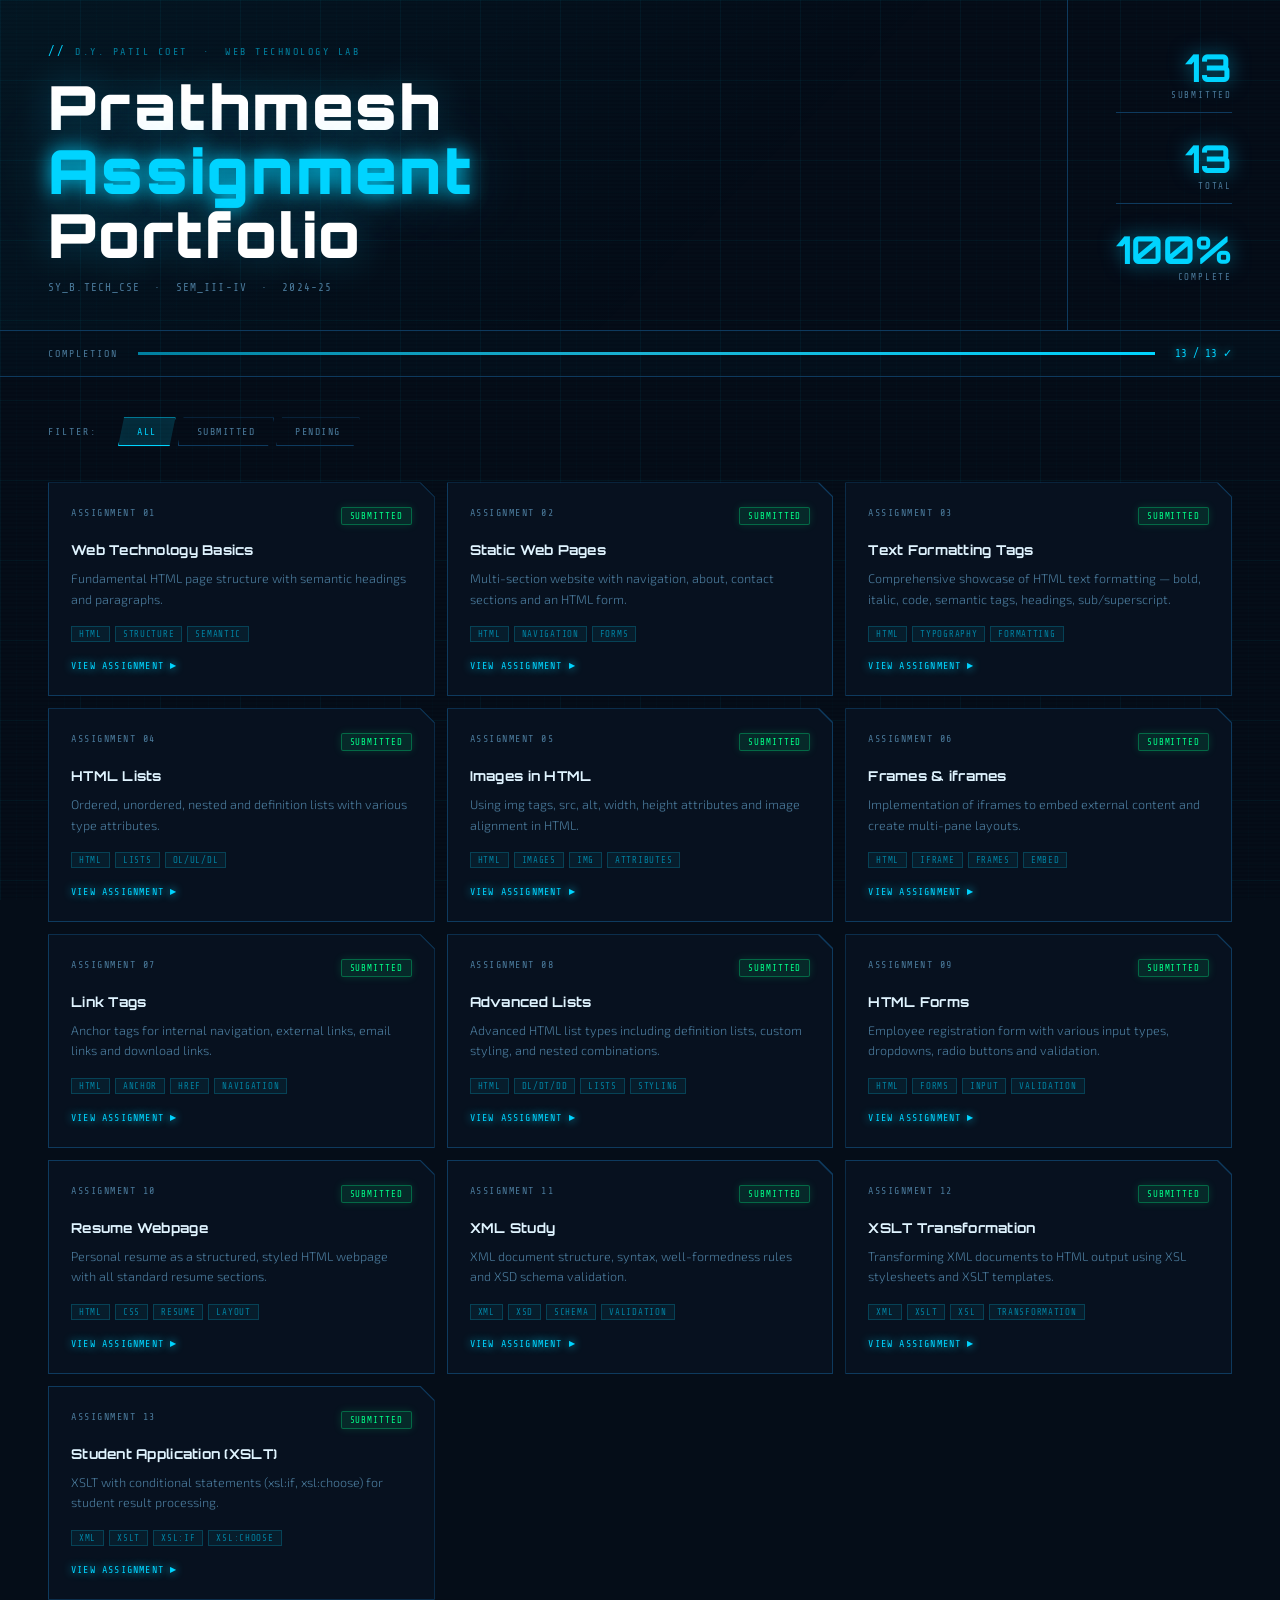
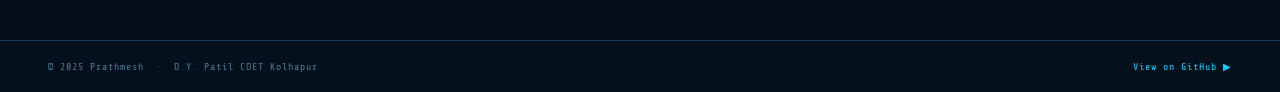
<file: index.html>
<!DOCTYPE html>
<html lang="en">
<head>
<meta charset="UTF-8">
<meta name="viewport" content="width=device-width, initial-scale=1.0">
<title>Prathmesh's Web Dev Portfolio — SY Sem 3</title>
<link href="https://fonts.googleapis.com/css2?family=Share+Tech+Mono&family=Orbitron:wght@400;700;900&family=Exo+2:wght@300;400;600&display=swap" rel="stylesheet">
<style>
  :root {
    --bg:       #050d18;
    --panel:    #07111f;
    --surface:  #0b1a2e;
    --border:   #0e3a5e;
    --cyan:     #00d4ff;
    --cyan-dim: #0080a0;
    --green:    #00ff88;
    --amber:    #ffaa00;
    --red:      #ff3c5e;
    --text:     #c8e8f8;
    --muted:    #4a7a9b;
    --grid-ln:  rgba(0,212,255,0.04);
  }

  * { margin:0; padding:0; box-sizing:border-box; }

  body {
    background: var(--bg);
    color: var(--text);
    font-family: 'Exo 2', sans-serif;
    min-height: 100vh;
    overflow-x: hidden;
  }

  /* GRID BLUEPRINT BACKGROUND */
  body::before {
    content: '';
    position: fixed;
    inset: 0;
    background-image:
      linear-gradient(var(--grid-ln) 1px, transparent 1px),
      linear-gradient(90deg, var(--grid-ln) 1px, transparent 1px),
      linear-gradient(rgba(0,212,255,0.015) 1px, transparent 1px),
      linear-gradient(90deg, rgba(0,212,255,0.015) 1px, transparent 1px);
    background-size: 80px 80px, 80px 80px, 16px 16px, 16px 16px;
    pointer-events: none;
    z-index: 0;
  }

  /* SCANLINE OVERLAY */
  body::after {
    content: '';
    position: fixed;
    inset: 0;
    background: repeating-linear-gradient(
      0deg,
      transparent,
      transparent 2px,
      rgba(0,0,0,0.08) 2px,
      rgba(0,0,0,0.08) 4px
    );
    pointer-events: none;
    z-index: 0;
  }

  /* ── HEADER ── */
  header {
    position: relative;
    z-index: 10;
    border-bottom: 1px solid var(--border);
    background: linear-gradient(135deg, rgba(0,212,255,0.05) 0%, transparent 60%);
  }

  .header-inner {
    display: grid;
    grid-template-columns: 1fr auto;
    max-width: 1400px;
    margin: 0 auto;
  }

  .header-left {
    padding: 44px 48px 36px;
    border-right: 1px solid var(--border);
  }

  .header-tag {
    font-family: 'Share Tech Mono', monospace;
    font-size: 10px;
    letter-spacing: 0.25em;
    color: var(--cyan-dim);
    text-transform: uppercase;
    margin-bottom: 18px;
    display: flex;
    align-items: center;
    gap: 10px;
  }

  .header-tag::before {
    content: '//';
    color: var(--cyan);
    font-size: 12px;
  }

  .corner-bracket {
    display: inline-block;
    width: 10px; height: 10px;
    border-top: 2px solid var(--cyan);
    border-left: 2px solid var(--cyan);
    margin-right: 6px;
    vertical-align: middle;
  }

  h1 {
    font-family: 'Orbitron', monospace;
    font-size: clamp(1.8rem, 5vw, 3.8rem);
    font-weight: 900;
    line-height: 1.05;
    letter-spacing: 0.04em;
    color: #fff;
    text-shadow: 0 0 40px rgba(0,212,255,0.3);
  }

  h1 .accent {
    color: var(--cyan);
    text-shadow: 0 0 20px var(--cyan), 0 0 60px rgba(0,212,255,0.4);
  }

  .header-sub {
    font-family: 'Share Tech Mono', monospace;
    font-size: 11px;
    color: var(--muted);
    margin-top: 14px;
    letter-spacing: 0.1em;
  }

  .header-right {
    padding: 36px 48px;
    display: flex;
    flex-direction: column;
    justify-content: space-between;
    gap: 0;
    min-width: 180px;
  }

  .stat-block {
    text-align: right;
    padding: 12px 0;
    border-bottom: 1px solid var(--border);
  }
  .stat-block:last-child { border-bottom: none; }

  .stat-num {
    font-family: 'Orbitron', monospace;
    font-size: 2.4rem;
    font-weight: 700;
    color: var(--cyan);
    line-height: 1;
    text-shadow: 0 0 20px rgba(0,212,255,0.5);
  }

  .stat-label {
    font-family: 'Share Tech Mono', monospace;
    font-size: 9px;
    color: var(--muted);
    text-transform: uppercase;
    letter-spacing: 0.2em;
    margin-top: 4px;
  }

  /* ── PROGRESS BAR ── */
  .progress-section {
    position: relative;
    z-index: 10;
    border-bottom: 1px solid var(--border);
    background: rgba(0,212,255,0.02);
  }

  .progress-inner {
    max-width: 1400px;
    margin: 0 auto;
    padding: 16px 48px;
    display: flex;
    align-items: center;
    gap: 20px;
  }

  .prog-label {
    font-family: 'Share Tech Mono', monospace;
    font-size: 10px;
    color: var(--muted);
    text-transform: uppercase;
    letter-spacing: 0.2em;
    white-space: nowrap;
  }

  .prog-track {
    flex: 1;
    height: 3px;
    background: var(--border);
    position: relative;
    overflow: hidden;
  }

  .prog-track::after {
    content: '';
    position: absolute;
    inset: 0;
    background: linear-gradient(90deg, transparent 0%, rgba(255,255,255,0.1) 50%, transparent 100%);
    animation: shimmer 2s infinite;
  }

  @keyframes shimmer {
    0% { transform: translateX(-100%); }
    100% { transform: translateX(100%); }
  }

  .prog-fill {
    position: absolute;
    left: 0; top: 0; bottom: 0;
    background: linear-gradient(90deg, var(--cyan-dim), var(--cyan));
    box-shadow: 0 0 12px var(--cyan);
    width: 0;
    animation: fillBar 1.8s cubic-bezier(0.16,1,0.3,1) 0.4s forwards;
  }

  @keyframes fillBar { to { width: 100%; } }

  .prog-val {
    font-family: 'Share Tech Mono', monospace;
    font-size: 11px;
    color: var(--cyan);
    white-space: nowrap;
    text-shadow: 0 0 8px var(--cyan);
  }

  /* ── MAIN ── */
  main {
    position: relative;
    z-index: 10;
    max-width: 1400px;
    margin: 0 auto;
    padding: 40px 48px;
  }

  /* ── FILTER ── */
  .filter-row {
    display: flex;
    gap: 2px;
    margin-bottom: 36px;
    align-items: center;
  }

  .filter-label {
    font-family: 'Share Tech Mono', monospace;
    font-size: 10px;
    color: var(--muted);
    text-transform: uppercase;
    letter-spacing: 0.2em;
    margin-right: 12px;
  }

  .filter-btn {
    font-family: 'Share Tech Mono', monospace;
    font-size: 10px;
    letter-spacing: 0.15em;
    text-transform: uppercase;
    padding: 8px 18px;
    border: 1px solid var(--border);
    background: transparent;
    color: var(--muted);
    cursor: pointer;
    transition: all 0.2s;
    clip-path: polygon(6px 0%, 100% 0%, calc(100% - 6px) 100%, 0% 100%);
  }

  .filter-btn:hover {
    background: rgba(0,212,255,0.08);
    color: var(--cyan);
    border-color: var(--cyan-dim);
  }

  .filter-btn.active {
    background: rgba(0,212,255,0.15);
    color: var(--cyan);
    border-color: var(--cyan);
    box-shadow: 0 0 12px rgba(0,212,255,0.2), inset 0 0 12px rgba(0,212,255,0.05);
  }

  /* ── GRID ── */
  .grid {
    display: grid;
    grid-template-columns: repeat(auto-fill, minmax(290px, 1fr));
    gap: 12px;
  }

  /* ── CARD ── */
  .card {
    background: var(--panel);
    border: 1px solid var(--border);
    padding: 24px 22px;
    cursor: pointer;
    transition: border-color 0.2s, box-shadow 0.2s, transform 0.2s;
    position: relative;
    overflow: hidden;
    animation: fadeIn 0.5s ease both;
    clip-path: polygon(0 0, calc(100% - 14px) 0, 100% 14px, 100% 100%, 0 100%);
  }

  /* corner cut triangle indicator */
  .card::before {
    content: '';
    position: absolute;
    top: 0; right: 0;
    width: 0; height: 0;
    border-style: solid;
    border-width: 0 14px 14px 0;
    border-color: transparent var(--border) transparent transparent;
    transition: border-color 0.2s;
  }

  .card:nth-child(1) { animation-delay: 0.04s; }
  .card:nth-child(2) { animation-delay: 0.08s; }
  .card:nth-child(3) { animation-delay: 0.12s; }
  .card:nth-child(4) { animation-delay: 0.16s; }
  .card:nth-child(5) { animation-delay: 0.20s; }
  .card:nth-child(6) { animation-delay: 0.24s; }

  @keyframes fadeIn {
    from { opacity: 0; transform: translateY(10px); }
    to   { opacity: 1; transform: translateY(0); }
  }

  .card:hover {
    border-color: var(--cyan-dim);
    box-shadow: 0 0 24px rgba(0,212,255,0.1), inset 0 0 24px rgba(0,212,255,0.03);
    transform: translateY(-2px);
  }

  .card:hover::before {
    border-color: transparent var(--cyan) transparent transparent;
  }

  /* glowing line on hover */
  .card::after {
    content: '';
    position: absolute;
    bottom: 0; left: 0; right: 0;
    height: 2px;
    background: linear-gradient(90deg, transparent, var(--cyan), transparent);
    opacity: 0;
    transition: opacity 0.3s;
  }
  .card:hover::after { opacity: 1; }

  .card.pending { opacity: 0.45; cursor: default; }
  .card.pending:hover { border-color: var(--border); box-shadow: none; transform: none; }

  .card-top {
    display: flex;
    justify-content: space-between;
    align-items: flex-start;
    margin-bottom: 16px;
  }

  .card-num {
    font-family: 'Share Tech Mono', monospace;
    font-size: 10px;
    color: var(--muted);
    letter-spacing: 0.15em;
    text-transform: uppercase;
  }

  .status-pill {
    font-family: 'Share Tech Mono', monospace;
    font-size: 9px;
    letter-spacing: 0.1em;
    text-transform: uppercase;
    padding: 3px 8px;
    border-radius: 2px;
  }

  .status-pill.done {
    background: rgba(0,255,136,0.1);
    color: var(--green);
    border: 1px solid rgba(0,255,136,0.3);
    box-shadow: 0 0 8px rgba(0,255,136,0.15);
  }

  .status-pill.pending {
    background: rgba(255,170,0,0.08);
    color: var(--amber);
    border: 1px solid rgba(255,170,0,0.25);
  }

  .card-title {
    font-family: 'Orbitron', monospace;
    font-size: 0.85rem;
    font-weight: 700;
    line-height: 1.3;
    color: #e0f4ff;
    margin-bottom: 10px;
    letter-spacing: 0.02em;
  }

  .card-desc {
    font-size: 0.78rem;
    color: var(--muted);
    line-height: 1.65;
    font-weight: 300;
    margin-bottom: 16px;
  }

  .card-tags {
    display: flex;
    flex-wrap: wrap;
    gap: 5px;
    margin-bottom: 18px;
  }

  .tag {
    font-family: 'Share Tech Mono', monospace;
    font-size: 9px;
    text-transform: uppercase;
    letter-spacing: 0.08em;
    padding: 2px 7px;
    background: rgba(0,212,255,0.06);
    border: 1px solid rgba(0,212,255,0.2);
    color: var(--cyan-dim);
  }

  .card-cta {
    font-family: 'Share Tech Mono', monospace;
    font-size: 10px;
    color: var(--cyan);
    letter-spacing: 0.12em;
    text-transform: uppercase;
    display: flex;
    align-items: center;
    gap: 6px;
    transition: gap 0.2s;
    text-shadow: 0 0 8px var(--cyan);
  }

  .card:hover .card-cta { gap: 12px; }
  .card-cta::after { content: '▶'; font-size: 8px; }

  /* ── MODAL ── */
  .overlay {
    position: fixed;
    inset: 0;
    background: rgba(2,8,18,0.92);
    backdrop-filter: blur(8px);
    z-index: 1000;
    display: flex;
    align-items: flex-start;
    justify-content: center;
    padding: 32px;
    opacity: 0;
    pointer-events: none;
    transition: opacity 0.3s;
    overflow-y: auto;
  }

  .overlay.open { opacity: 1; pointer-events: all; }

  .modal {
    background: var(--panel);
    border: 1px solid var(--border);
    width: 100%;
    max-width: 960px;
    min-height: 80vh;
    transform: translateY(20px);
    transition: transform 0.35s cubic-bezier(0.16,1,0.3,1);
    display: flex;
    flex-direction: column;
    flex-shrink: 0;
    position: relative;
    box-shadow: 0 0 60px rgba(0,212,255,0.08), 0 0 120px rgba(0,0,0,0.8);
    clip-path: polygon(0 0, calc(100% - 20px) 0, 100% 20px, 100% 100%, 0 100%);
  }

  .modal::before {
    content: '';
    position: absolute;
    top: 0; right: 0;
    width: 0; height: 0;
    border-style: solid;
    border-width: 0 20px 20px 0;
    border-color: transparent var(--cyan) transparent transparent;
    z-index: 2;
  }

  .overlay.open .modal { transform: translateY(0); }

  .modal-header {
    padding: 20px 28px;
    border-bottom: 1px solid var(--border);
    display: flex;
    align-items: center;
    justify-content: space-between;
    gap: 16px;
    flex-wrap: wrap;
    background: rgba(0,212,255,0.03);
  }

  .modal-title-wrap { display: flex; flex-direction: column; gap: 4px; }

  .modal-eyebrow {
    font-family: 'Share Tech Mono', monospace;
    font-size: 10px;
    color: var(--cyan);
    letter-spacing: 0.2em;
    text-transform: uppercase;
    text-shadow: 0 0 8px var(--cyan);
  }

  .modal-title {
    font-family: 'Orbitron', monospace;
    font-size: 1rem;
    font-weight: 700;
    color: #e0f4ff;
    letter-spacing: 0.04em;
  }

  .modal-close {
    font-family: 'Share Tech Mono', monospace;
    font-size: 10px;
    letter-spacing: 0.15em;
    text-transform: uppercase;
    padding: 8px 16px;
    border: 1px solid var(--cyan-dim);
    background: transparent;
    cursor: pointer;
    color: var(--cyan);
    transition: all 0.2s;
    clip-path: polygon(6px 0%, 100% 0%, calc(100% - 6px) 100%, 0% 100%);
  }

  .modal-close:hover {
    background: rgba(0,212,255,0.15);
    box-shadow: 0 0 12px rgba(0,212,255,0.3);
  }

  .modal-tabs {
    display: flex;
    border-bottom: 1px solid var(--border);
    background: rgba(0,0,0,0.2);
  }

  .tab-btn {
    font-family: 'Share Tech Mono', monospace;
    font-size: 10px;
    letter-spacing: 0.15em;
    text-transform: uppercase;
    padding: 12px 24px;
    background: transparent;
    border: none;
    color: var(--muted);
    cursor: pointer;
    border-bottom: 2px solid transparent;
    transition: all 0.2s;
  }

  .tab-btn.active {
    color: var(--cyan);
    border-bottom-color: var(--cyan);
    text-shadow: 0 0 8px var(--cyan);
  }

  .modal-body { flex: 1; display: flex; flex-direction: column; }

  .preview-wrap {
    flex: 1;
    min-height: 500px;
    background: white;
  }

  .preview-wrap iframe {
    width: 100%;
    height: 100%;
    min-height: 500px;
    border: none;
    display: block;
  }

  .preview-wrap.hidden { display: none; }

  .code-wrap {
    flex: 1;
    overflow: auto;
    padding: 28px;
    background: #020810;
    display: none;
  }

  .code-wrap.visible { display: block; }

  pre {
    font-family: 'Share Tech Mono', monospace;
    font-size: 12px;
    line-height: 1.9;
    white-space: pre-wrap;
    word-break: break-all;
    color: #4a7a9b;
  }

  .hl-tag   { color: #00d4ff; }
  .hl-attr  { color: #ffaa00; }
  .hl-val   { color: #00ff88; }
  .hl-comment { color: #2a4a6a; font-style: italic; }

  /* ── FOOTER ── */
  footer {
    position: relative;
    z-index: 10;
    border-top: 1px solid var(--border);
    background: rgba(0,212,255,0.02);
  }

  .footer-inner {
    max-width: 1400px;
    margin: 0 auto;
    padding: 20px 48px;
    display: flex;
    align-items: center;
    justify-content: space-between;
    flex-wrap: wrap;
    gap: 12px;
  }

  .footer-text {
    font-family: 'Share Tech Mono', monospace;
    font-size: 10px;
    color: var(--muted);
    letter-spacing: 0.1em;
  }

  .footer-link {
    font-family: 'Share Tech Mono', monospace;
    font-size: 10px;
    color: var(--cyan);
    text-decoration: none;
    letter-spacing: 0.1em;
    transition: text-shadow 0.2s;
  }

  .footer-link:hover {
    text-shadow: 0 0 12px var(--cyan);
  }

  /* ── RESPONSIVE ── */
  @media (max-width: 720px) {
    .header-inner { grid-template-columns: 1fr; }
    .header-left  { padding: 28px 24px; border-right: none; }
    .header-right { padding: 20px 24px; flex-direction: row; border-top: 1px solid var(--border); }
    main, .footer-inner, .progress-inner { padding-left: 24px; padding-right: 24px; }
    .grid { grid-template-columns: 1fr; }
  }
</style>
</head>
<body>

<header>
  <div class="header-inner">
    <div class="header-left">
      <div class="header-tag">D.Y. Patil COET &nbsp;·&nbsp; Web Technology Lab</div>
      <h1>Prathmesh<br><span class="accent">Assignment</span><br>Portfolio</h1>
      <div class="header-sub">SY_B.TECH_CSE &nbsp;·&nbsp; SEM_III-IV &nbsp;·&nbsp; 2024-25</div>
    </div>
    <div class="header-right">
      <div class="stat-block">
        <div class="stat-num">13</div>
        <div class="stat-label">Submitted</div>
      </div>
      <div class="stat-block">
        <div class="stat-num">13</div>
        <div class="stat-label">Total</div>
      </div>
      <div class="stat-block">
        <div class="stat-num">100%</div>
        <div class="stat-label">Complete</div>
      </div>
    </div>
  </div>
</header>

<div class="progress-section">
  <div class="progress-inner">
    <span class="prog-label">Completion</span>
    <div class="prog-track"><div class="prog-fill"></div></div>
    <span class="prog-val">13 / 13 ✓</span>
  </div>
</div>

<main>
  <div class="filter-row">
    <span class="filter-label">Filter:&nbsp;</span>
    <button class="filter-btn active" onclick="filterCards('all', this)">All</button>
    <button class="filter-btn" onclick="filterCards('done', this)">Submitted</button>
    <button class="filter-btn" onclick="filterCards('pending', this)">Pending</button>
  </div>
  <div class="grid" id="grid"></div>
</main>

<footer>
  <div class="footer-inner">
    <span class="footer-text">© 2025 Prathmesh &nbsp;·&nbsp; D.Y. Patil COET Kolhapur</span>
    <a href="https://github.com/Prathmesh1196/web-development-practicals." class="footer-link" target="_blank">View on GitHub ▶</a>
  </div>
</footer>

<!-- Modal -->
<div class="overlay" id="overlay" onclick="handleOverlay(event)">
  <div class="modal" id="modal">
    <div class="modal-header">
      <div class="modal-title-wrap">
        <div class="modal-eyebrow" id="mEyebrow"></div>
        <div class="modal-title" id="mTitle"></div>
      </div>
      <button class="modal-close" onclick="closeModal()">✕ Close</button>
    </div>
    <div class="modal-tabs">
      <button class="tab-btn active" id="tabP" onclick="switchTab('preview')">Preview</button>
      <button class="tab-btn" id="tabC" onclick="switchTab('code')">Source Code</button>
    </div>
    <div class="modal-body">
      <div class="preview-wrap" id="previewWrap">
        <iframe id="frame" sandbox="allow-scripts allow-same-origin"></iframe>
      </div>
      <div class="code-wrap" id="codeWrap">
        <pre id="codeContent"></pre>
      </div>
    </div>
  </div>
</div>

<script>
const assignments = [
  {
    num: "01", title: "Web Technology Basics",
    desc: "Fundamental HTML page structure with semantic headings and paragraphs.",
    tags: ["HTML", "Structure", "Semantic"],
    status: "done",
    code: `<!DOCTYPE html>
<html lang="en">
<head>
    <meta charset="UTF-8">
    <meta name="viewport" content="width=device-width, initial-scale=1.0">
    <title>Assignment 01</title>
</head>
<body>
    <h1>Web Technology Basics</h1>
    <p>This assignment covers the fundamental structure of HTML web pages.</p>
    <h2>Key Concepts</h2>
    <p>HTML provides the backbone of every web page using tags and elements.</p>
</body>
</html>`
  },
  {
    num: "02", title: "Static Web Pages",
    desc: "Multi-section website with navigation, about, contact sections and an HTML form.",
    tags: ["HTML", "Navigation", "Forms"],
    status: "done",
    code: `<!DOCTYPE html>
<html lang="en">
<head>
    <meta charset="UTF-8">
    <title>Static Web Page</title>
</head>
<body>
<header>
    <h1>My Website</h1>
    <nav>
        <a href="#home">Home</a> |
        <a href="#about">About</a> |
        <a href="#contact">Contact</a>
    </nav>
</header>
<section id="home"><h2>Home</h2><p>Welcome to my website!</p></section>
<section id="about"><h2>About</h2><p>This is a static web page assignment.</p></section>
<section id="contact">
    <h2>Contact</h2>
    <form>
        <input type="text" placeholder="Name" required><br><br>
        <input type="email" placeholder="Email" required><br><br>
        <textarea placeholder="Message"></textarea><br><br>
        <button type="submit">Send</button>
    </form>
</section>
<footer><p>© 2025 My Website</p></footer>
</body>
</html>`
  },
  {
    num: "03", title: "Text Formatting Tags",
    desc: "Comprehensive showcase of HTML text formatting — bold, italic, code, semantic tags, headings, sub/superscript.",
    tags: ["HTML", "Typography", "Formatting"],
    status: "done",
    code: `<!DOCTYPE html>
<html lang="en">
<head>
    <meta charset="UTF-8">
    <title>Text Formatting Tags</title>
</head>
<body>
<h1>HTML Text Formatting</h1>

<h2>Basic Formatting</h2>
<b>Bold</b> | <strong>Strong</strong> | <i>Italic</i> | <em>Emphasis</em><br>
<u>Underline</u> | <mark>Highlight</mark> | <small>Small</small><br>
<del>Deleted</del> | <ins>Inserted</ins> | <s>Strikethrough</s>

<h2>Super &amp; Subscript</h2>
H<sub>2</sub>O | x<sup>2</sup> + y<sup>2</sup>

<h2>Headings</h2>
<h1>H1</h1><h2>H2</h2><h3>H3</h3><h4>H4</h4><h5>H5</h5><h6>H6</h6>

<h2>Code &amp; Technical</h2>
<code>print("Hello")</code> | <kbd>Ctrl+C</kbd> | <samp>Output</samp> | <var>x</var>

<h2>Blockquote</h2>
<blockquote>This is a quoted text block.</blockquote>

<h2>Preformatted</h2>
<pre>    This text
    preserves spacing</pre>
</body>
</html>`
  },
  {
    num: "04", title: "HTML Lists",
    desc: "Ordered, unordered, nested and definition lists with various type attributes.",
    tags: ["HTML", "Lists", "ol/ul/dl"],
    status: "done",
    code: `<!DOCTYPE html>
<html>
<head><title>HTML Lists</title></head>
<body>
<h1>HTML Lists Assignment</h1>

<h2>Unordered List</h2>
<ul>
    <li>Apple</li>
    <li>Banana</li>
    <li>Mango</li>
</ul>

<h2>Ordered List (Roman)</h2>
<ol type="I">
    <li>Wake Up</li>
    <li>Study</li>
    <li>Sleep</li>
</ol>

<h2>Nested List</h2>
<ul>
    <li>Science
        <ol type="a">
            <li>Physics</li>
            <li>Chemistry</li>
        </ol>
    </li>
    <li>Arts
        <ol type="a">
            <li>History</li>
            <li>Geography</li>
        </ol>
    </li>
</ul>

<h2>Definition List</h2>
<dl>
    <dt>HTML</dt>
    <dd>HyperText Markup Language</dd>
    <dt>CSS</dt>
    <dd>Cascading Style Sheets</dd>
</dl>
</body>
</html>`
  },
  {
    num: "05", title: "Images in HTML",
    desc: "Using img tags, src, alt, width, height attributes and image alignment in HTML.",
    tags: ["HTML", "Images", "img", "Attributes"],
    status: "done",
    code: `<!DOCTYPE html>
<html>
<head><title>Images in HTML</title></head>
<body>
<h1>Images in HTML</h1>

<h2>Basic Image</h2>
<img src="https://picsum.photos/300/200?random=1" alt="Sample Image" width="300" height="200">

<h2>Image with Border</h2>
<img src="https://picsum.photos/250/150?random=2" alt="Bordered Image"
     width="250" height="150" style="border: 2px solid black;">

<h2>Image as Link</h2>
<a href="https://www.google.com" target="_blank">
    <img src="https://picsum.photos/200/100?random=3" alt="Click me" width="200">
</a>

<h2>Responsive Image</h2>
<img src="https://picsum.photos/600/300?random=4" alt="Responsive" style="max-width:100%;">
</body>
</html>`
  },
  {
    num: "06", title: "Frames & iframes",
    desc: "Implementation of iframes to embed external content and create multi-pane layouts.",
    tags: ["HTML", "iframe", "Frames", "Embed"],
    status: "done",
    code: `<!DOCTYPE html>
<html>
<head><title>Frames in HTML</title></head>
<body>
<h1>Frames and iframes</h1>

<h2>Basic iframe</h2>
<iframe src="https://www.wikipedia.org" width="600" height="300"
        title="Wikipedia" style="border:1px solid #ccc;">
</iframe>

<h2>YouTube Embed (iframe)</h2>
<iframe width="560" height="315"
    src="https://www.youtube.com/embed/dQw4w9WgXcQ"
    title="YouTube video"
    frameborder="0"
    allow="accelerometer; autoplay; clipboard-write; encrypted-media"
    allowfullscreen>
</iframe>

<h2>Google Maps iframe</h2>
<iframe
    src="https://www.google.com/maps/embed?pb=!1m18!1m12!1m3!1d3783.5!2d74.22!3d16.69!2m3!1f0!2f0!3f0!3m2!1i1024!2i768!4f13.1!3m3!1m2!1s0x0%3A0x0!2zMTbCsDQxJzI0LjAiTiA3NMKwMTMnMTIuMCJF!5e0!3m2!1sen!2sin!4v1"
    width="600" height="300" style="border:0;" allowfullscreen>
</iframe>
</body>
</html>`
  },
  {
    num: "07", title: "Link Tags",
    desc: "Anchor tags for internal navigation, external links, email links and download links.",
    tags: ["HTML", "Anchor", "href", "Navigation"],
    status: "done",
    code: `<!DOCTYPE html>
<html>
<head>
<title>Link Tags</title>
<style>
  body { font-family: Arial; padding: 20px; }
  a { display: block; margin: 8px 0; }
</style>
</head>
<body>
<h1>HTML Link Tags</h1>

<h2>External Links</h2>
<a href="https://www.google.com" target="_blank">Open Google (new tab)</a>
<a href="https://www.github.com">Open GitHub (same tab)</a>

<h2>Internal Navigation</h2>
<a href="#section1">Go to Section 1</a>
<a href="#section2">Go to Section 2</a>

<h2>Email & Phone Links</h2>
<a href="mailto:prathmesh@example.com">Send Email</a>
<a href="tel:+919876543210">Call Us</a>

<h2>Download Link</h2>
<a href="#" download>Download File</a>

<h2 id="section1">Section 1</h2>
<p>This is section 1 content. Internal links navigate here.</p>

<h2 id="section2">Section 2</h2>
<p>This is section 2 content.</p>

<a href="#">Back to Top</a>
</body>
</html>`
  },
  {
    num: "08", title: "Advanced Lists",
    desc: "Advanced HTML list types including definition lists, custom styling, and nested combinations.",
    tags: ["HTML", "dl/dt/dd", "Lists", "Styling"],
    status: "done",
    code: `<!DOCTYPE html>
<html>
<head>
<title>Advanced Lists</title>
<style>
  body { font-family: Georgia; padding: 20px; }
  dl { background: #f9f9f9; padding: 16px; border-left: 4px solid #c4522a; }
  dt { font-weight: bold; margin-top: 10px; color: #c4522a; }
  dd { margin-left: 20px; color: #555; }
  ul.custom { list-style: none; padding: 0; }
  ul.custom li::before { content: "◆ "; color: #c4522a; }
</style>
</head>
<body>
<h1>Advanced HTML Lists</h1>

<h2>Definition List — Programming Terms</h2>
<dl>
  <dt>HTML</dt><dd>HyperText Markup Language — structures web content</dd>
  <dt>CSS</dt><dd>Cascading Style Sheets — styles web pages</dd>
  <dt>JavaScript</dt><dd>Adds interactivity to web pages</dd>
  <dt>HTTP</dt><dd>HyperText Transfer Protocol — transfers data on the web</dd>
</dl>

<h2>Custom Styled List</h2>
<ul class="custom">
  <li>First custom item</li>
  <li>Second custom item</li>
  <li>Third custom item</li>
</ul>

<h2>Deep Nested List</h2>
<ol>
  <li>Frontend
    <ul>
      <li>HTML
        <ol type="a">
          <li>Semantic tags</li>
          <li>Forms</li>
        </ol>
      </li>
      <li>CSS</li>
    </ul>
  </li>
  <li>Backend</li>
</ol>
</body>
</html>`
  },
  {
    num: "09", title: "HTML Forms",
    desc: "Employee registration form with various input types, dropdowns, radio buttons and validation.",
    tags: ["HTML", "Forms", "Input", "Validation"],
    status: "done",
    code: `<!DOCTYPE html>
<html>
<head>
<title>Employee Registration</title>
<style>
  body { font-family: Arial; padding: 30px; background: #f5f5f5; }
  .form-container { background: white; padding: 30px; max-width: 500px; border: 1px solid #ddd; }
  h2 { color: #c4522a; border-bottom: 2px solid #c4522a; padding-bottom: 8px; }
  label { display: block; margin-top: 14px; font-weight: bold; font-size: 13px; }
  input, select, textarea { width: 100%; padding: 8px; margin-top: 4px; border: 1px solid #ccc; box-sizing: border-box; }
  .radio-group { display: flex; gap: 20px; margin-top: 6px; }
  button { margin-top: 20px; padding: 10px 24px; background: #c4522a; color: white; border: none; cursor: pointer; }
  button:hover { background: #a8401e; }
</style>
</head>
<body>
<div class="form-container">
  <h2>Employee Registration</h2>
  <form>
    <label>Full Name</label>
    <input type="text" placeholder="Enter full name" required>

    <label>Employee ID</label>
    <input type="text" placeholder="EMP-XXXX" required>

    <label>Email Address</label>
    <input type="email" placeholder="employee@company.com" required>

    <label>Phone Number</label>
    <input type="tel" placeholder="+91 XXXXX XXXXX">

    <label>Date of Birth</label>
    <input type="date">

    <label>Department</label>
    <select>
      <option>Select Department</option>
      <option>Computer Science</option>
      <option>Electronics</option>
      <option>Mechanical</option>
      <option>Civil</option>
    </select>

    <label>Gender</label>
    <div class="radio-group">
      <label><input type="radio" name="gender" value="male"> Male</label>
      <label><input type="radio" name="gender" value="female"> Female</label>
      <label><input type="radio" name="gender" value="other"> Other</label>
    </div>

    <label>Skills</label>
    <label><input type="checkbox"> HTML/CSS</label>
    <label><input type="checkbox"> JavaScript</label>
    <label><input type="checkbox"> Python</label>

    <label>Address</label>
    <textarea rows="3" placeholder="Enter full address"></textarea>

    <button type="submit">Register Employee</button>
    <button type="reset" style="background:#888; margin-left:8px;">Reset</button>
  </form>
</div>
</body>
</html>`
  },
  {
    num: "10", title: "Resume Webpage",
    desc: "Personal resume as a structured, styled HTML webpage with all standard resume sections.",
    tags: ["HTML", "CSS", "Resume", "Layout"],
    status: "done",
    code: `<!DOCTYPE html>
<html>
<head>
<title>Resume</title>
<style>
  body { font-family: Georgia; margin: 0; padding: 40px; background: #f0ede6; color: #222; }
  .resume { background: white; max-width: 750px; margin: 0 auto; padding: 48px; box-shadow: 0 2px 20px rgba(0,0,0,0.1); }
  h1 { font-size: 2.2rem; color: #c4522a; margin-bottom: 4px; }
  .contact { font-size: 13px; color: #666; margin-bottom: 28px; }
  h2 { font-size: 1rem; text-transform: uppercase; letter-spacing: 0.15em; color: #c4522a; border-bottom: 1px solid #e0d8d0; padding-bottom: 6px; margin: 24px 0 12px; }
  .item { margin-bottom: 14px; }
  .item-title { font-weight: bold; }
  .item-sub { font-size: 13px; color: #888; }
  .item-desc { font-size: 14px; margin-top: 4px; color: #444; }
  .skills { display: flex; flex-wrap: wrap; gap: 8px; }
  .skill { background: #f5ede6; border: 1px solid #e0d0c0; padding: 4px 12px; font-size: 13px; }
</style>
</head>
<body>
<div class="resume">
  <h1>Prathmesh</h1>
  <div class="contact">📧 prathmesh@email.com &nbsp;|&nbsp; 📱 +91 98765 43210 &nbsp;|&nbsp; 📍 Kolhapur, Maharashtra</div>

  <h2>Objective</h2>
  <p style="font-size:14px;color:#444;">Motivated Computer Science student seeking to apply web development skills in a dynamic environment.</p>

  <h2>Education</h2>
  <div class="item">
    <div class="item-title">B.Tech — Computer Science Engineering</div>
    <div class="item-sub">D.Y. Patil College of Engineering & Technology, Kolhapur · 2023–2027</div>
  </div>
  <div class="item">
    <div class="item-title">HSC (12th) — Science</div>
    <div class="item-sub">Maharashtra State Board · 2023 · 85%</div>
  </div>

  <h2>Skills</h2>
  <div class="skills">
    <span class="skill">HTML5</span>
    <span class="skill">CSS3</span>
    <span class="skill">JavaScript</span>
    <span class="skill">XML/XSLT</span>
    <span class="skill">C Programming</span>
    <span class="skill">Python Basics</span>
    <span class="skill">Git & GitHub</span>
  </div>

  <h2>Projects</h2>
  <div class="item">
    <div class="item-title">Web Development Portfolio</div>
    <div class="item-desc">Built a complete assignment portfolio using HTML, CSS and JavaScript, hosted on GitHub Pages.</div>
  </div>

  <h2>Achievements</h2>
  <div class="item"><div class="item-desc">• Completed all 13 web development assignments on time</div></div>
  <div class="item"><div class="item-desc">• Active participant in college coding events</div></div>

  <h2>Languages</h2>
  <div class="item"><div class="item-desc">English, Hindi, Marathi</div></div>
</div>
</body>
</html>`
  },
  {
    num: "11", title: "XML Study",
    desc: "XML document structure, syntax, well-formedness rules and XSD schema validation.",
    tags: ["XML", "XSD", "Schema", "Validation"],
    status: "done",
    code: `<!DOCTYPE html>
<html>
<head>
<title>XML Study</title>
<style>
  body { font-family: Arial; padding: 30px; background: #faf7f2; }
  pre { background: #1a1510; color: #a6e3a1; padding: 20px; overflow-x: auto; font-size: 13px; line-height: 1.6; }
  h2 { color: #c4522a; margin-top: 28px; }
  .note { background: #f0e8dc; border-left: 3px solid #c4522a; padding: 12px 16px; margin: 16px 0; font-size: 14px; }
</style>
</head>
<body>
<h1>XML Study — Assignment 11</h1>

<h2>What is XML?</h2>
<p>XML (eXtensible Markup Language) is a markup language for storing and transporting data. Unlike HTML, XML tags are user-defined.</p>

<div class="note">✦ XML is self-descriptive — the tags explain the data they contain.</div>

<h2>Sample XML Document</h2>
<pre>&lt;?xml version="1.0" encoding="UTF-8"?&gt;
&lt;students&gt;
  &lt;student id="1"&gt;
    &lt;name&gt;Prathmesh&lt;/name&gt;
    &lt;branch&gt;Computer Science&lt;/branch&gt;
    &lt;semester&gt;3&lt;/semester&gt;
    &lt;marks&gt;
      &lt;subject name="Web Technology"&gt;88&lt;/subject&gt;
      &lt;subject name="DBMS"&gt;82&lt;/subject&gt;
    &lt;/marks&gt;
  &lt;/student&gt;
&lt;/students&gt;</pre>

<h2>XSD Schema</h2>
<pre>&lt;xs:schema xmlns:xs="http://www.w3.org/2001/XMLSchema"&gt;
  &lt;xs:element name="students"&gt;
    &lt;xs:complexType&gt;
      &lt;xs:sequence&gt;
        &lt;xs:element name="student" maxOccurs="unbounded"&gt;
          &lt;xs:complexType&gt;
            &lt;xs:sequence&gt;
              &lt;xs:element name="name" type="xs:string"/&gt;
              &lt;xs:element name="branch" type="xs:string"/&gt;
              &lt;xs:element name="semester" type="xs:integer"/&gt;
            &lt;/xs:sequence&gt;
            &lt;xs:attribute name="id" type="xs:integer"/&gt;
          &lt;/xs:complexType&gt;
        &lt;/xs:element&gt;
      &lt;/xs:sequence&gt;
    &lt;/xs:complexType&gt;
  &lt;/xs:element&gt;
&lt;/xs:schema&gt;</pre>

<h2>XML Rules</h2>
<ul>
  <li>Must have a root element</li>
  <li>All elements must be properly closed</li>
  <li>Tags are case-sensitive</li>
  <li>Attributes must be quoted</li>
  <li>Elements must be properly nested</li>
</ul>
</body>
</html>`
  },
  {
    num: "12", title: "XSLT Transformation",
    desc: "Transforming XML documents to HTML output using XSL stylesheets and XSLT templates.",
    tags: ["XML", "XSLT", "XSL", "Transformation"],
    status: "done",
    code: `<!DOCTYPE html>
<html>
<head>
<title>XSLT Transformation</title>
<style>
  body { font-family: Arial; padding: 30px; background: #faf7f2; }
  pre { background: #1a1510; color: #89b4fa; padding: 20px; font-size: 13px; line-height: 1.7; overflow-x: auto; }
  table { border-collapse: collapse; width: 100%; margin-top: 20px; }
  th { background: #c4522a; color: white; padding: 10px 14px; text-align: left; }
  td { padding: 8px 14px; border-bottom: 1px solid #e0d8d0; }
  tr:nth-child(even) { background: #f5ede6; }
  h2 { color: #c4522a; margin-top: 28px; }
</style>
</head>
<body>
<h1>XSLT Transformation — Assignment 12</h1>

<h2>Source XML</h2>
<pre>&lt;?xml version="1.0" encoding="UTF-8"?&gt;
&lt;bookstore&gt;
  &lt;book category="web"&gt;
    &lt;title&gt;Learning XML&lt;/title&gt;
    &lt;author&gt;Erik Ray&lt;/author&gt;
    &lt;price&gt;399&lt;/price&gt;
  &lt;/book&gt;
  &lt;book category="web"&gt;
    &lt;title&gt;HTML &amp; CSS&lt;/title&gt;
    &lt;author&gt;Jon Duckett&lt;/author&gt;
    &lt;price&gt;599&lt;/price&gt;
  &lt;/book&gt;
&lt;/bookstore&gt;</pre>

<h2>XSL Stylesheet</h2>
<pre>&lt;?xml version="1.0" encoding="UTF-8"?&gt;
&lt;xsl:stylesheet version="1.0"
  xmlns:xsl="http://www.w3.org/1999/XSL/Transform"&gt;
  &lt;xsl:template match="/"&gt;
    &lt;html&gt;&lt;body&gt;
      &lt;h2&gt;Book Catalogue&lt;/h2&gt;
      &lt;table border="1"&gt;
        &lt;tr&gt;
          &lt;th&gt;Title&lt;/th&gt;&lt;th&gt;Author&lt;/th&gt;&lt;th&gt;Price&lt;/th&gt;
        &lt;/tr&gt;
        &lt;xsl:for-each select="bookstore/book"&gt;
          &lt;tr&gt;
            &lt;td&gt;&lt;xsl:value-of select="title"/&gt;&lt;/td&gt;
            &lt;td&gt;&lt;xsl:value-of select="author"/&gt;&lt;/td&gt;
            &lt;td&gt;₹&lt;xsl:value-of select="price"/&gt;&lt;/td&gt;
          &lt;/tr&gt;
        &lt;/xsl:for-each&gt;
      &lt;/table&gt;
    &lt;/body&gt;&lt;/html&gt;
  &lt;/xsl:template&gt;
&lt;/xsl:stylesheet&gt;</pre>

<h2>Transformed Output</h2>
<table>
  <tr><th>Title</th><th>Author</th><th>Price</th></tr>
  <tr><td>Learning XML</td><td>Erik Ray</td><td>₹399</td></tr>
  <tr><td>HTML &amp; CSS</td><td>Jon Duckett</td><td>₹599</td></tr>
</table>
</body>
</html>`
  },
  {
    num: "13", title: "Student Application (XSLT)",
    desc: "XSLT with conditional statements (xsl:if, xsl:choose) for student result processing.",
    tags: ["XML", "XSLT", "xsl:if", "xsl:choose"],
    status: "done",
    code: `<!DOCTYPE html>
<html>
<head>
<title>Student XSLT Application</title>
<style>
  body { font-family: Arial; padding: 30px; background: #faf7f2; }
  pre { background: #1a1510; color: #89b4fa; padding: 20px; font-size: 13px; line-height: 1.7; overflow-x: auto; }
  table { border-collapse: collapse; width: 100%; margin-top: 20px; }
  th { background: #c4522a; color: white; padding: 10px 14px; text-align: left; }
  td { padding: 8px 14px; border-bottom: 1px solid #e0d8d0; }
  .pass { color: #5a7a5e; font-weight: bold; }
  .fail { color: #c4522a; font-weight: bold; }
  h2 { color: #c4522a; margin-top: 28px; }
</style>
</head>
<body>
<h1>Student Application — XSLT Conditionals</h1>

<h2>XSLT with xsl:if and xsl:choose</h2>
<pre>&lt;xsl:for-each select="students/student"&gt;
  &lt;tr&gt;
    &lt;td&gt;&lt;xsl:value-of select="name"/&gt;&lt;/td&gt;
    &lt;td&gt;&lt;xsl:value-of select="marks"/&gt;&lt;/td&gt;
    &lt;td&gt;
      &lt;xsl:choose&gt;
        &lt;xsl:when test="marks &gt;= 75"&gt;Distinction&lt;/xsl:when&gt;
        &lt;xsl:when test="marks &gt;= 60"&gt;First Class&lt;/xsl:when&gt;
        &lt;xsl:when test="marks &gt;= 40"&gt;Pass&lt;/xsl:when&gt;
        &lt;xsl:otherwise&gt;Fail&lt;/xsl:otherwise&gt;
      &lt;/xsl:choose&gt;
    &lt;/td&gt;
    &lt;td&gt;
      &lt;xsl:if test="marks &gt;= 40"&gt;
        &lt;span style="color:green"&gt;PASS&lt;/span&gt;
      &lt;/xsl:if&gt;
      &lt;xsl:if test="marks &lt; 40"&gt;
        &lt;span style="color:red"&gt;FAIL&lt;/span&gt;
      &lt;/xsl:if&gt;
    &lt;/td&gt;
  &lt;/tr&gt;
&lt;/xsl:for-each&gt;</pre>

<h2>Transformed Student Result Table</h2>
<table>
  <tr><th>Name</th><th>Marks</th><th>Grade</th><th>Result</th></tr>
  <tr><td>Prathmesh</td><td>88</td><td>Distinction</td><td class="pass">PASS</td></tr>
  <tr><td>Atharv</td><td>72</td><td>First Class</td><td class="pass">PASS</td></tr>
  <tr><td>Riya</td><td>55</td><td>Pass</td><td class="pass">PASS</td></tr>
  <tr><td>Rohit</td><td>35</td><td>—</td><td class="fail">FAIL</td></tr>
</table>
</body>
</html>`
  }
];

function renderGrid(filter = 'all') {
  const grid = document.getElementById('grid');
  grid.innerHTML = '';
  assignments.forEach(a => {
    if (filter !== 'all' && a.status !== filter) return;
    const card = document.createElement('div');
    card.className = `card ${a.status}`;
    card.innerHTML = `
      <div class="card-top">
        <div class="card-num">Assignment ${a.num}</div>
        <span class="status-pill ${a.status}">${a.status === 'done' ? 'Submitted' : 'Pending'}</span>
      </div>
      <div class="card-title">${a.title}</div>
      <div class="card-desc">${a.desc}</div>
      <div class="card-tags">${a.tags.map(t => `<span class="tag">${t}</span>`).join('')}</div>
      ${a.status === 'done' ? '<div class="card-cta">View Assignment</div>' : ''}
    `;
    if (a.status === 'done') card.onclick = () => openModal(a);
    grid.appendChild(card);
  });
}

function filterCards(filter, btn) {
  document.querySelectorAll('.filter-btn').forEach(b => b.classList.remove('active'));
  btn.classList.add('active');
  renderGrid(filter);
}

function openModal(a) {
  document.getElementById('mEyebrow').textContent = `Assignment ${a.num}`;
  document.getElementById('mTitle').textContent = a.title;
  document.getElementById('frame').srcdoc = a.code;
  document.getElementById('codeContent').innerHTML = highlight(a.code);
  switchTab('preview');
  document.getElementById('overlay').classList.add('open');
  document.body.style.overflow = 'hidden';
}

function closeModal() {
  document.getElementById('overlay').classList.remove('open');
  document.body.style.overflow = '';
}

function handleOverlay(e) {
  if (e.target === document.getElementById('overlay')) closeModal();
}

function switchTab(tab) {
  const isPreview = tab === 'preview';
  document.getElementById('previewWrap').classList.toggle('hidden', !isPreview);
  document.getElementById('codeWrap').classList.toggle('visible', !isPreview);
  document.getElementById('tabP').classList.toggle('active', isPreview);
  document.getElementById('tabC').classList.toggle('active', !isPreview);
}

function highlight(code) {
  return code
    .replace(/&/g, '&amp;').replace(/</g, '&lt;').replace(/>/g, '&gt;')
    .replace(/(<!--[\s\S]*?-->)/g, '<span class="hl-comment">$1</span>')
    .replace(/(&lt;\/?)([\w:]+)/g, '<span class="hl-tag">$1$2</span>')
    .replace(/\s([\w:-]+)=/g, ' <span class="hl-attr">$1</span>=')
    .replace(/="([^"]*)"/g, '="<span class="hl-val">$1</span>"');
}

document.addEventListener('keydown', e => { if (e.key === 'Escape') closeModal(); });
renderGrid();
</script>
</body>
</html>
</file>
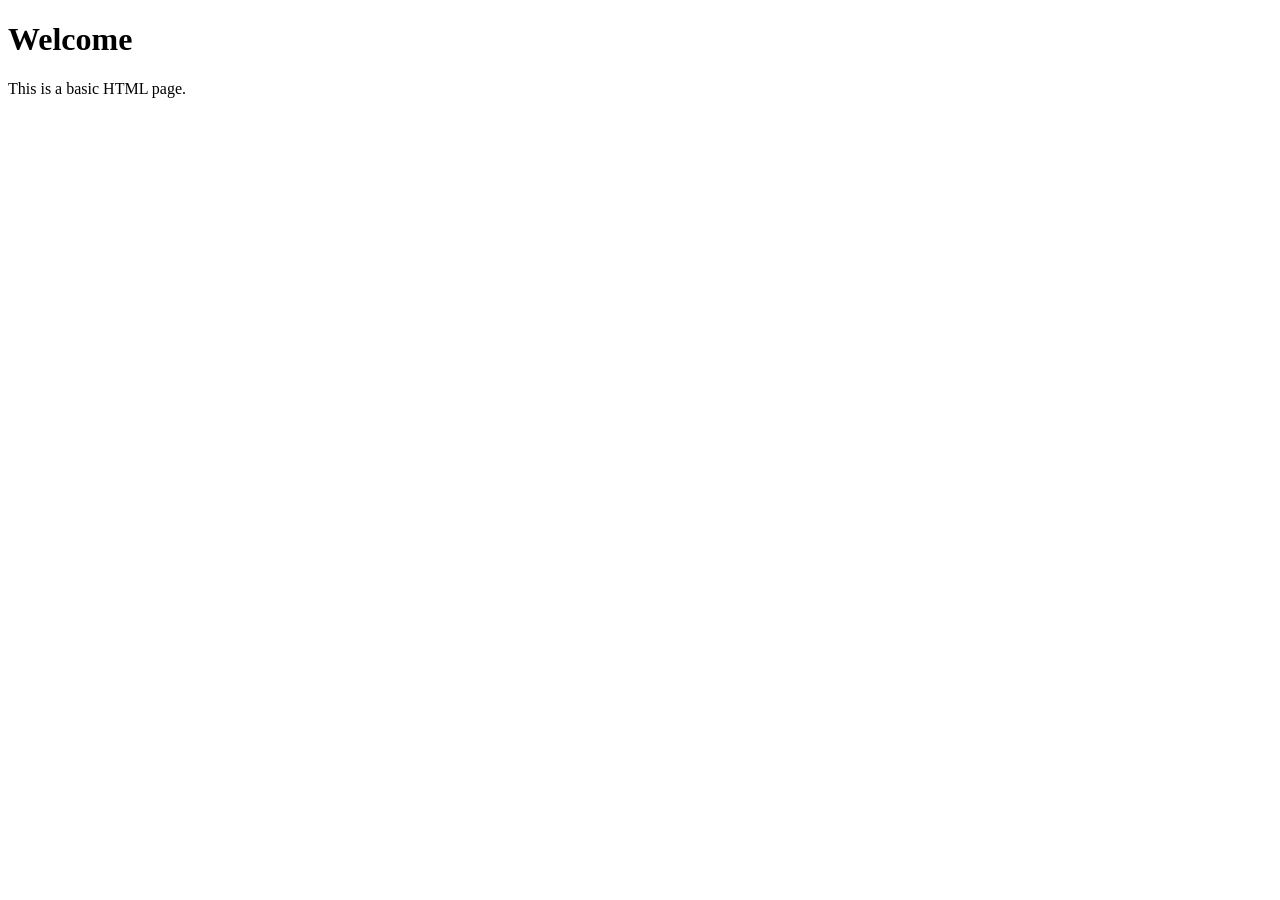
<file: assignment-01/index.html>
<!DOCTYPE html>
<html lang="en">
<head>
    <meta charset="UTF-8">
    <meta name="viewport" content="width=device-width, initial-scale=1.0">
    <title>My Website</title>
</head>
<body>
    <h1>Welcome</h1>
    <p>This is a basic HTML page.</p>
</body>
</html>
</file>
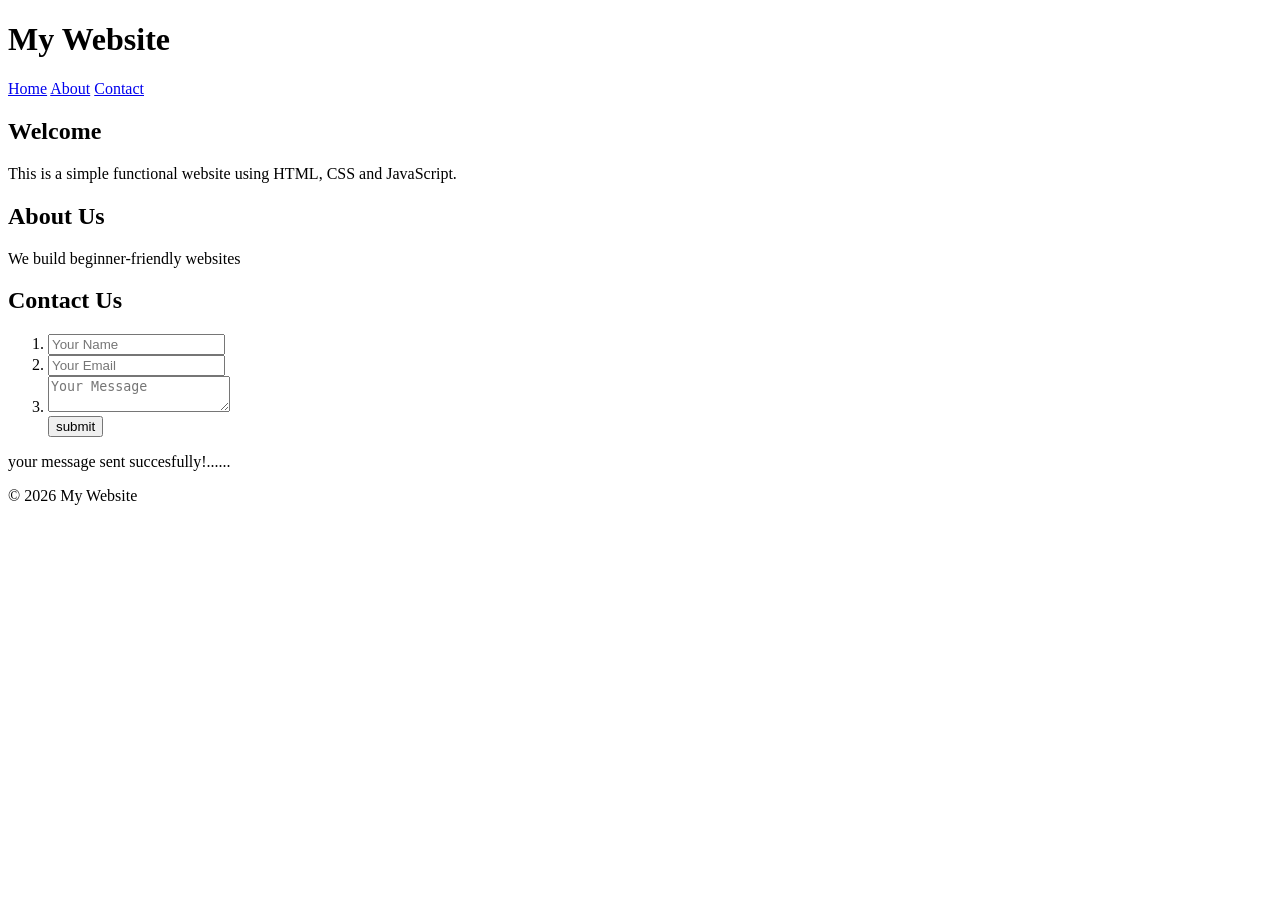
<file: assignment-02/index.html>
<!DOCTYPE html>
<html lang="en">
<head>
    <meta charset="UTF-8">
    <title>My Functional Website</title>
 
</head>
<body>

<header>
    <h1>My Website</h1>
    <nav>
        <a href="https://www.vecteezy.com/free-photos/lamborghini">Home</a>
        <a href="https://www.google.com/aclk?sa=L&ai=DChsSEwizleunnZ6SAxW2qmYCHTY3FDoYACICCAEQAxoCc20&co=1&ase=2&gclid=CjwKCAiAj8LLBhAkEiwAJjbY76-N6VN5f7N1srWA0IS9cz7MuNlxkp0BIa2H38GI497MJYMnUtG37hoCklEQAvD_BwE&cid=[base64]&cce=2&category=acrcp_v1_32&sig=AOD64_3KrG4DB1Gg_iRgQVI3hv7Ru2bzOQ&ctype=5&q=&nis=4&ved=2ahUKEwiit-annZ6SAxW1wTgGHdCzBGYQ9aACKAB6BAgGEBc&adurl=">About</a>
        <a href="https://mathematica.stackexchange.com/questions/129422/how-do-i-remove-text-from-an-image">Contact</a>
    </nav>
</header>

<section id="home">
    <h2>Welcome</h2>
    <p>This is a simple functional website using HTML, CSS and JavaScript.</p>
</section>

<section id="about">
    <h2>About Us</h2>
    <p>We build beginner-friendly websites </p>
</section>

<section id="contact">
    <h2>Contact Us</h2>
    <form id="contactForm">
        <ol>
            <li>
        <input type="text" id="name" placeholder="Your Name" required>
         </li>
         <li>
        <input type="email" id="email" placeholder="Your Email" required> </li>
        <li>
        <textarea id="message" placeholder="Your Message" required></textarea>
        </li>
        <button type="submit">submit</button>
       
        </ol>
    </form>
    <p id="response">your message sent succesfully!......</p>
</section>

<footer>
    <p>© 2026 My Website</p>
</footer>


</body>
</html>
</file>
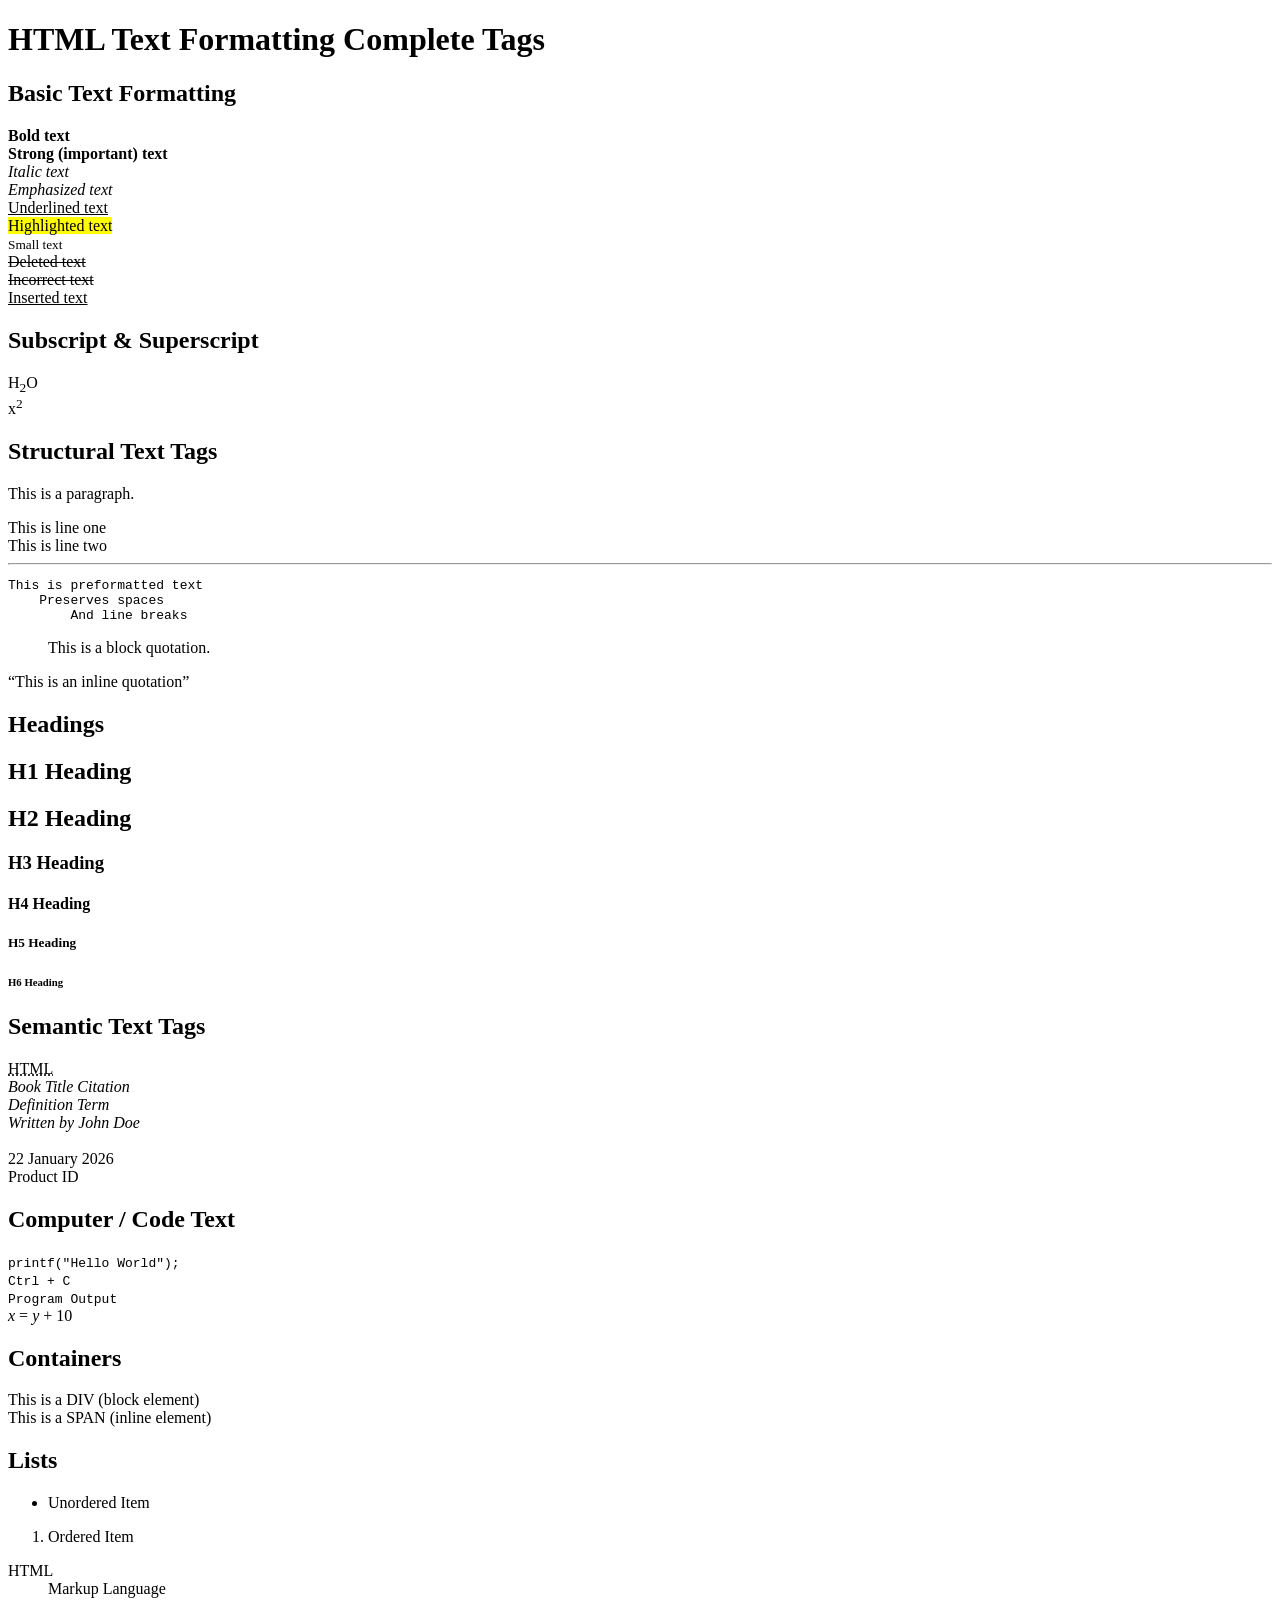
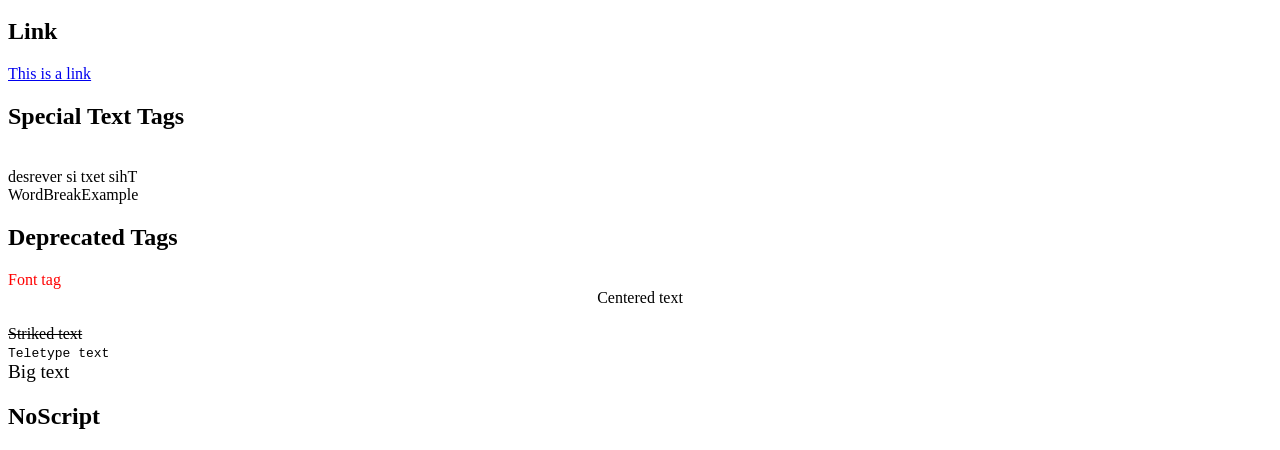
<file: assignment-03/index.html>
<!DOCTYPE html>
<html lang="en">
<head>
    <meta charset="UTF-8">
    <title>All HTML Text Formatting Tags</title>
</head>
<body>

<h1>HTML Text Formatting Complete Tags </h1>

<!-- BASIC FORMATTING -->
<section>
<h2>Basic Text Formatting</h2>
<b>Bold text</b><br>
<strong>Strong (important) text</strong><br>
<i>Italic text</i><br>
<em>Emphasized text</em><br>
<u>Underlined text</u><br>
<mark>Highlighted text</mark><br>
<small>Small text</small><br>
<del>Deleted text</del><br>
<s>Incorrect text</s><br>
<ins>Inserted text</ins><br>
</section>

<section>
<h2>Subscript & Superscript</h2>
H<sub>2</sub>O <br>
x<sup>2</sup>
</section>

<section>
<h2>Structural Text Tags</h2>
<p>This is a paragraph.</p>
This is line one<br>This is line two
<hr>
<pre>
This is preformatted text
    Preserves spaces
        And line breaks
</pre>
<blockquote>
This is a block quotation.
</blockquote>
<q>This is an inline quotation</q>
</section>

<!-- HEADINGS -->
<section>
<h2>Headings</h2>
<h1>H1 Heading</h1>
<h2>H2 Heading</h2>
<h3>H3 Heading</h3>
<h4>H4 Heading</h4>
<h5>H5 Heading</h5>
<h6>H6 Heading</h6>
</section>

<!-- SEMANTIC TEXT -->
<section>
<h2>Semantic Text Tags</h2>
<abbr title="HyperText Markup Language">HTML</abbr><br>
<cite>Book Title Citation</cite><br>
<dfn>Definition Term</dfn><br>
<address>Written by John Doe</address><br>
<time datetime="2026-01-22">22 January 2026</time><br>
<data value="101">Product ID</data>
</section>

<!-- CODE / COMPUTER TEXT -->
<section>
<h2>Computer / Code Text</h2>
<code>printf("Hello World");</code><br>
<kbd>Ctrl + C</kbd><br>
<samp>Program Output</samp><br>
<var>x</var> = <var>y</var> + 10
</section>

<!-- CONTAINERS -->
<section>
<h2>Containers</h2>
<div>This is a DIV (block element)</div>
<span>This is a SPAN (inline element)</span>
</section>

<!-- LIST TEXT -->
<section>
<h2>Lists</h2>
<ul>
    <li>Unordered Item</li>
</ul>

<ol>
    <li>Ordered Item</li>
</ol>

<dl>
    <dt>HTML</dt>
    <dd>Markup Language</dd>
</dl>
</section>

<!-- LINK -->
<section>
<h2>Link</h2>
<a href="#">This is a link</a>
</section>

<!-- BIDIRECTIONAL & SPECIAL -->
<section>
<h2>Special Text Tags</h2><br>
<bdo dir="rtl">This text is reversed</bdo><br>
Word<wbr>Break<wbr>Example
</section>



<!-- DEPRECATED TAGS  -->
<section>
<h2>Deprecated Tags</h2>
<font color="red">Font tag</font><br>
<center>Centered text</center><br>
<strike>Striked text</strike><br>
<tt>Teletype text</tt><br>
<big>Big text</big>
</section>

<!-- NOSCRIPT -->
<section>
<h2>NoScript</h2>
<noscript>Your browser does not support JavaScript</noscript>
</section>

</body>
</html>
</file>
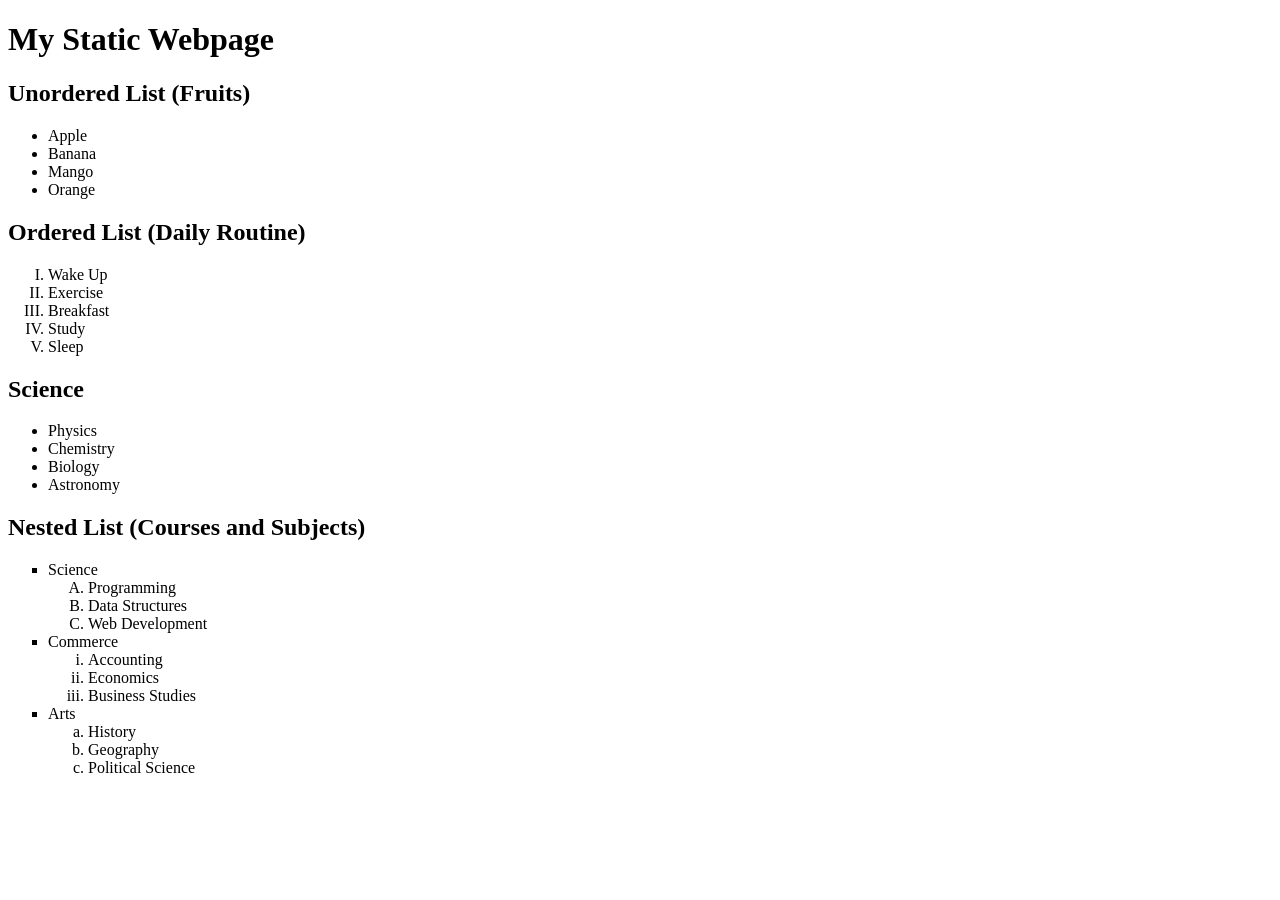
<file: assignment-04/index.html>
<!DOCTYPE html>
<html>
<head>
    <title>List Example Webpage</title>
</head>
<body>

    <h1>My Static Webpage</h1>

    <h2>Unordered List (Fruits)</h2>
    <ul >
        <li >Apple</li>
        <li >Banana</li>
        <li >Mango</li>
        <li >Orange</li>
    </ul>

    <h2>Ordered List (Daily Routine)</h2>
    <ol type="I">
        <li>Wake Up</li>
        <li>Exercise</li>
        <li>Breakfast</li>
        <li>Study</li>
        <li>Sleep</li>
    </ol>
    <h2>Science</h2>
    <ul type="disc">
        <li >Physics</li>
        <li >Chemistry</li>
        <li>Biology</li>
        <li>Astronomy</li>
    </ul>

    <h2>Nested List (Courses and Subjects)</h2>
    <ul type="square">
        <li>Science
            <ol type="A">
                <li type="A">Programming</li>
                <li type="B">Data Structures</li>
                <li type="C">Web Development</li>
            </ol>
        </li>

        <li>Commerce
            <ol type="i">
                <li type="i">Accounting</li>
                <li type="ii">Economics</li>
                <li type="iii">Business Studies</li>
            </ol>
        </li>

        <li>Arts
            <ol type="a">
                <li type="a">History</li>
                <li type="b">Geography</li>
                <li type="c">Political Science</li>
            </ol>
        </li>
    </ul>

</body>
</html>
</file>
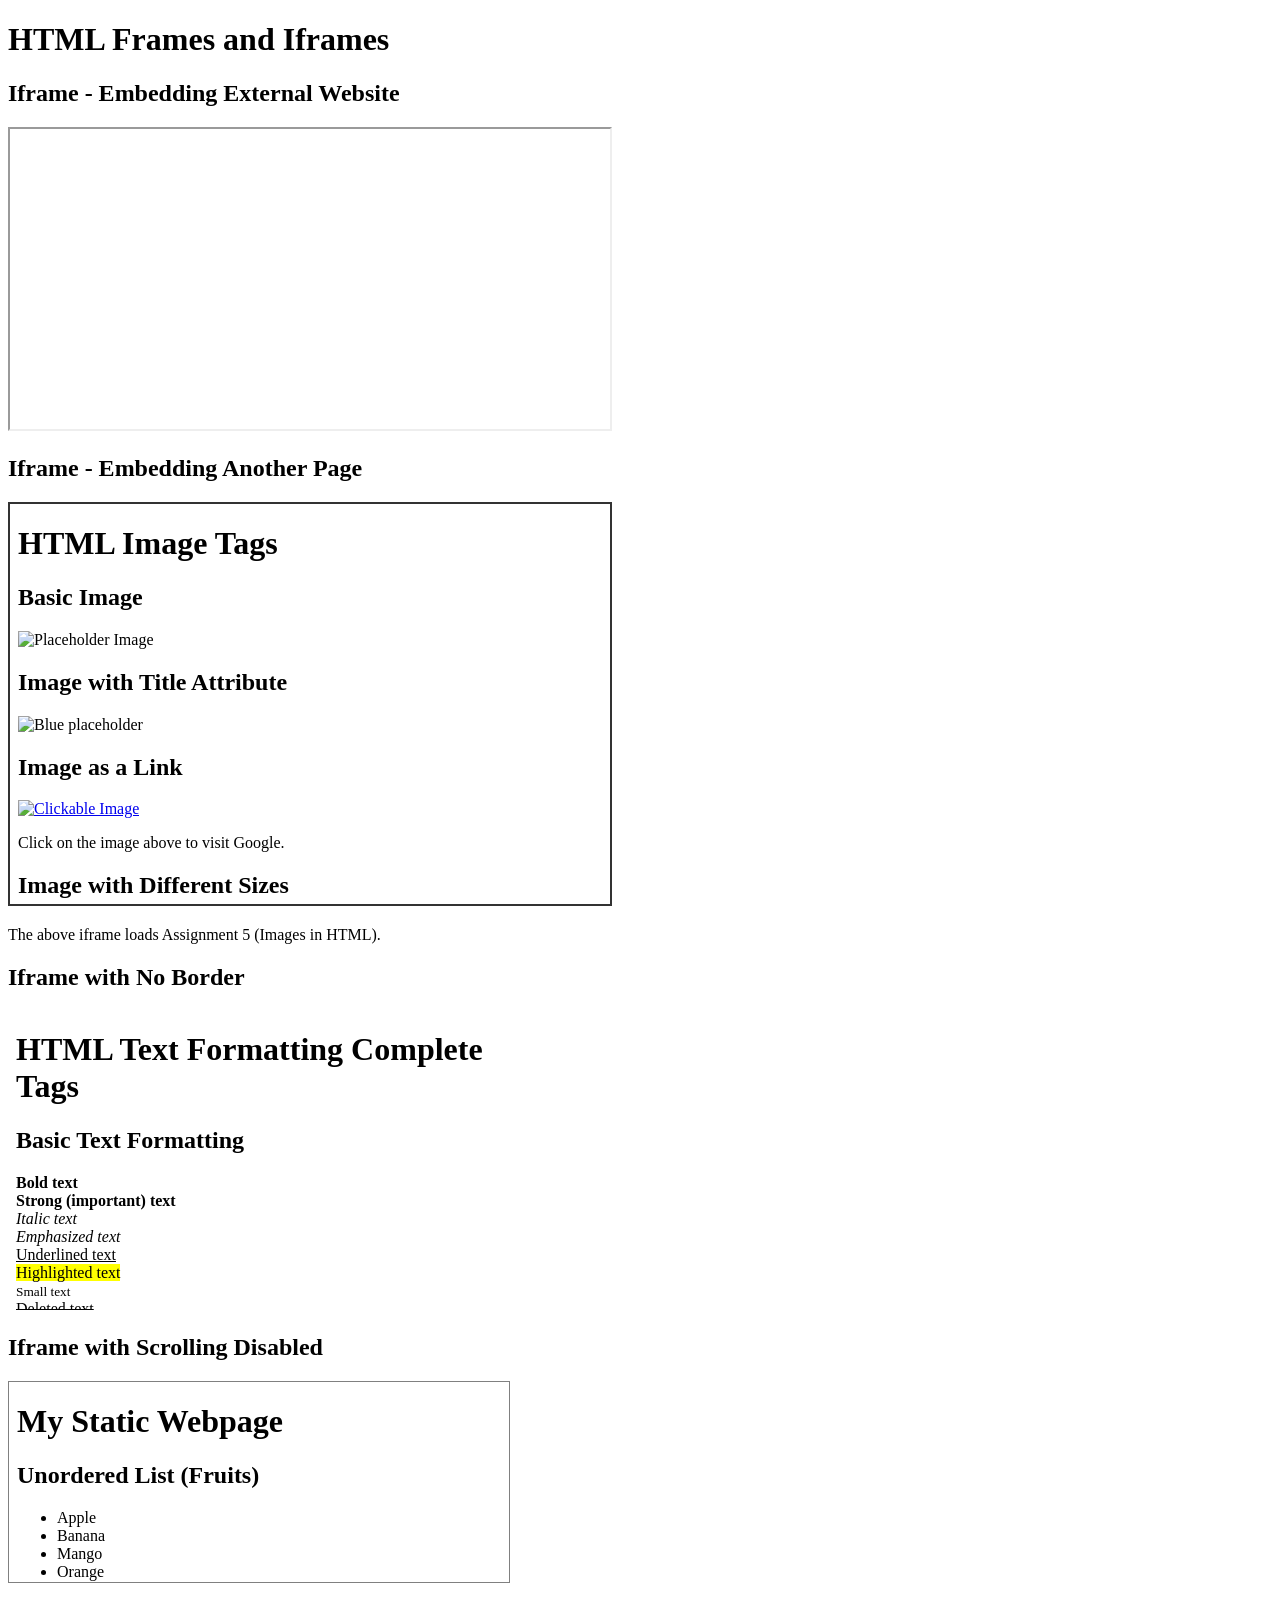
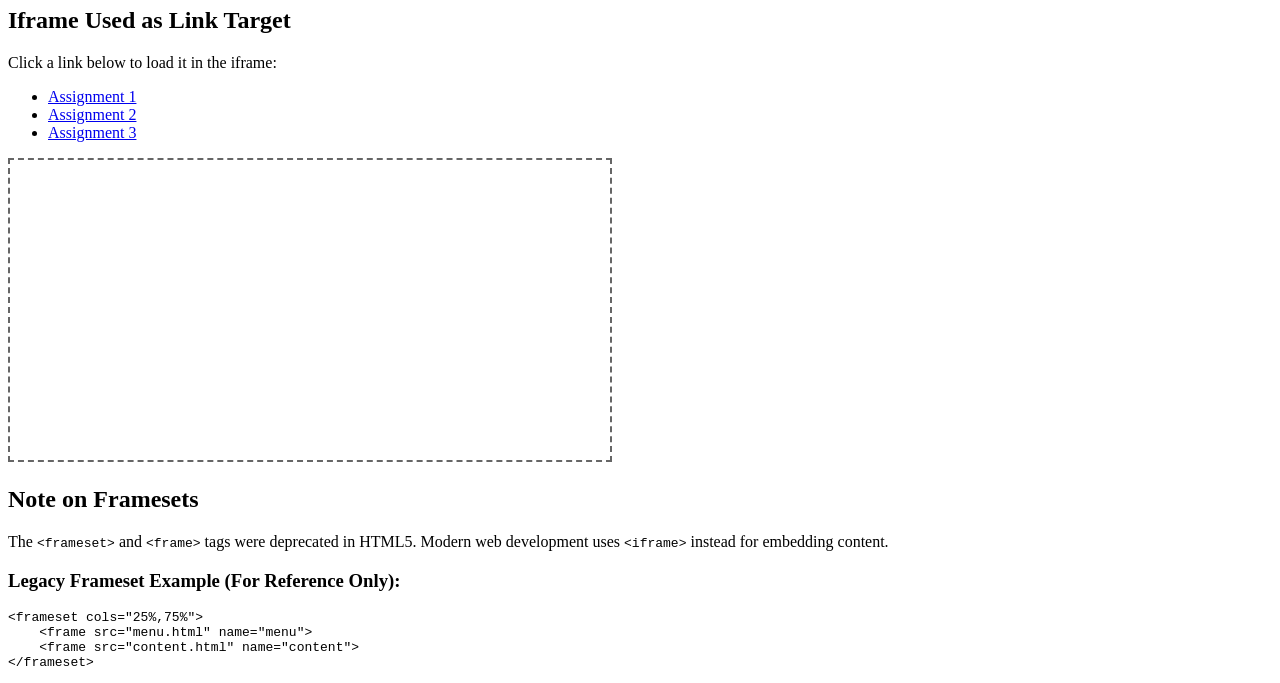
<file: assignment-06/index.html>
<!DOCTYPE html>
<html lang="en">
<head>
    <meta charset="UTF-8">
    <meta name="viewport" content="width=device-width, initial-scale=1.0">
    <title>Frames in HTML</title>
</head>
<body>

<h1>HTML Frames and Iframes</h1>

<section>
<h2>Iframe - Embedding External Website</h2>
<iframe src="https://www.wikipedia.org" width="600" height="300" title="Wikipedia"></iframe>
</section>

<section>
<h2>Iframe - Embedding Another Page</h2>
<iframe src="../assignment-05/index.html" width="600" height="400" title="Assignment 5 Preview" style="border: 2px solid #333;"></iframe>
<p>The above iframe loads Assignment 5 (Images in HTML).</p>
</section>

<section>
<h2>Iframe with No Border</h2>
<iframe src="../assignment-03/index.html" width="500" height="300" title="Assignment 3 Preview" style="border: none;"></iframe>
</section>

<section>
<h2>Iframe with Scrolling Disabled</h2>
<iframe src="../assignment-04/index.html" width="500" height="200" title="Assignment 4 Preview" scrolling="no" style="border: 1px solid gray;"></iframe>
</section>

<section>
<h2>Iframe Used as Link Target</h2>
<p>Click a link below to load it in the iframe:</p>
<ul>
    <li><a href="../assignment-01/index.html" target="myFrame">Assignment 1</a></li>
    <li><a href="../assignment-02/index.html" target="myFrame">Assignment 2</a></li>
    <li><a href="../assignment-03/index.html" target="myFrame">Assignment 3</a></li>
</ul>
<iframe name="myFrame" width="600" height="300" title="Target Frame" style="border: 2px dashed #666;"></iframe>
</section>

<section>
<h2>Note on Framesets</h2>
<p>The <code>&lt;frameset&gt;</code> and <code>&lt;frame&gt;</code> tags were deprecated in HTML5.
Modern web development uses <code>&lt;iframe&gt;</code> instead for embedding content.</p>

<h3>Legacy Frameset Example (For Reference Only):</h3>
<pre>
&lt;frameset cols="25%,75%"&gt;
    &lt;frame src="menu.html" name="menu"&gt;
    &lt;frame src="content.html" name="content"&gt;
&lt;/frameset&gt;
</pre>
</section>

</body>
</html>
</file>
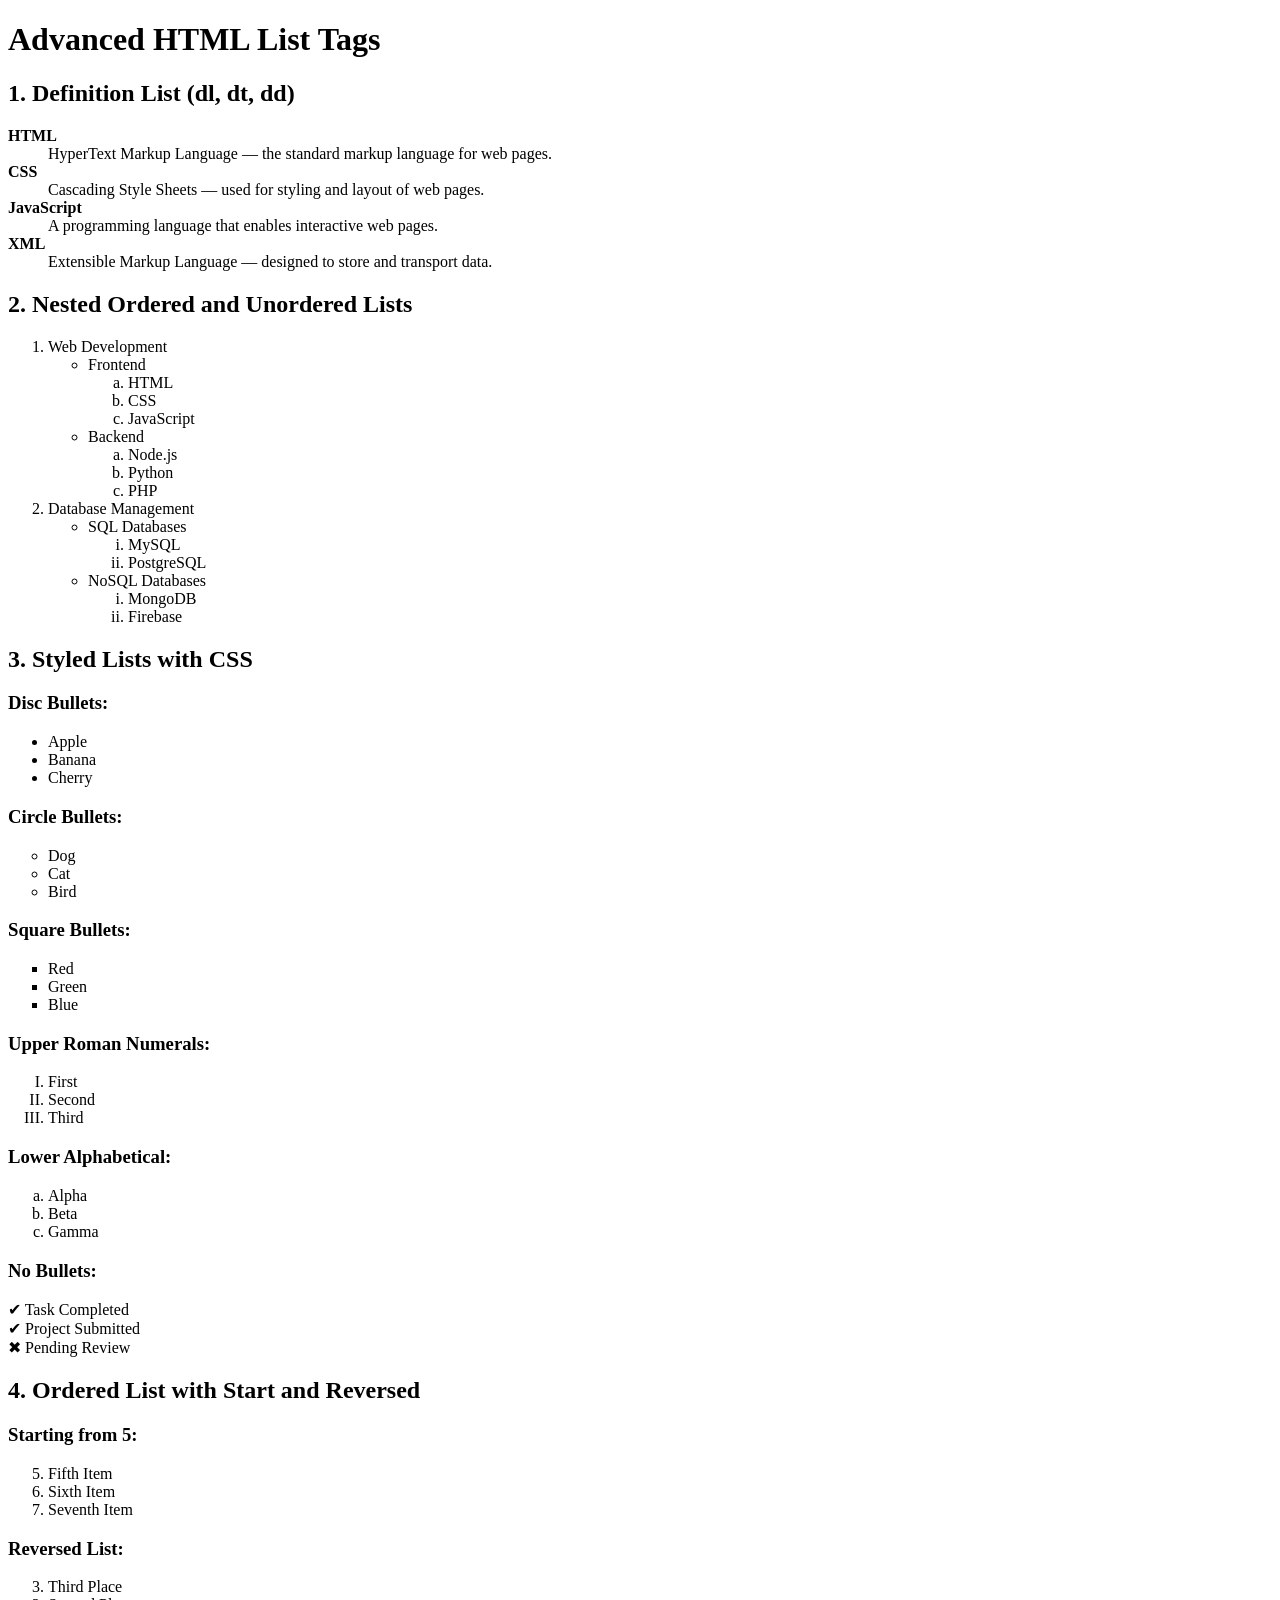
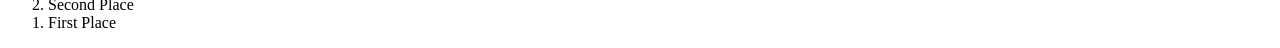
<file: assignment-08/index.html>
<!DOCTYPE html>
<html lang="en">
<head>
    <meta charset="UTF-8">
    <meta name="viewport" content="width=device-width, initial-scale=1.0">
    <title>Advanced List Tags in HTML</title>
    <style>
        ul.custom-disc { list-style-type: disc; }
        ul.custom-circle { list-style-type: circle; }
        ul.custom-square { list-style-type: square; }
        ol.upper-roman { list-style-type: upper-roman; }
        ol.lower-alpha { list-style-type: lower-alpha; }
        ul.no-bullet { list-style-type: none; padding-left: 0; }
    </style>
</head>
<body>

<h1>Advanced HTML List Tags</h1>

<section>
<h2>1. Definition List (dl, dt, dd)</h2>
<dl>
    <dt><strong>HTML</strong></dt>
    <dd>HyperText Markup Language — the standard markup language for web pages.</dd>

    <dt><strong>CSS</strong></dt>
    <dd>Cascading Style Sheets — used for styling and layout of web pages.</dd>

    <dt><strong>JavaScript</strong></dt>
    <dd>A programming language that enables interactive web pages.</dd>

    <dt><strong>XML</strong></dt>
    <dd>Extensible Markup Language — designed to store and transport data.</dd>
</dl>
</section>

<section>
<h2>2. Nested Ordered and Unordered Lists</h2>
<ol>
    <li>Web Development
        <ul>
            <li>Frontend
                <ol type="a">
                    <li>HTML</li>
                    <li>CSS</li>
                    <li>JavaScript</li>
                </ol>
            </li>
            <li>Backend
                <ol type="a">
                    <li>Node.js</li>
                    <li>Python</li>
                    <li>PHP</li>
                </ol>
            </li>
        </ul>
    </li>
    <li>Database Management
        <ul>
            <li>SQL Databases
                <ol type="i">
                    <li>MySQL</li>
                    <li>PostgreSQL</li>
                </ol>
            </li>
            <li>NoSQL Databases
                <ol type="i">
                    <li>MongoDB</li>
                    <li>Firebase</li>
                </ol>
            </li>
        </ul>
    </li>
</ol>
</section>

<section>
<h2>3. Styled Lists with CSS</h2>

<h3>Disc Bullets:</h3>
<ul class="custom-disc">
    <li>Apple</li>
    <li>Banana</li>
    <li>Cherry</li>
</ul>

<h3>Circle Bullets:</h3>
<ul class="custom-circle">
    <li>Dog</li>
    <li>Cat</li>
    <li>Bird</li>
</ul>

<h3>Square Bullets:</h3>
<ul class="custom-square">
    <li>Red</li>
    <li>Green</li>
    <li>Blue</li>
</ul>

<h3>Upper Roman Numerals:</h3>
<ol class="upper-roman">
    <li>First</li>
    <li>Second</li>
    <li>Third</li>
</ol>

<h3>Lower Alphabetical:</h3>
<ol class="lower-alpha">
    <li>Alpha</li>
    <li>Beta</li>
    <li>Gamma</li>
</ol>

<h3>No Bullets:</h3>
<ul class="no-bullet">
    <li>✔ Task Completed</li>
    <li>✔ Project Submitted</li>
    <li>✖ Pending Review</li>
</ul>
</section>

<section>
<h2>4. Ordered List with Start and Reversed</h2>

<h3>Starting from 5:</h3>
<ol start="5">
    <li>Fifth Item</li>
    <li>Sixth Item</li>
    <li>Seventh Item</li>
</ol>

<h3>Reversed List:</h3>
<ol reversed>
    <li>Third Place</li>
    <li>Second Place</li>
    <li>First Place</li>
</ol>
</section>

</body>
</html>
</file>
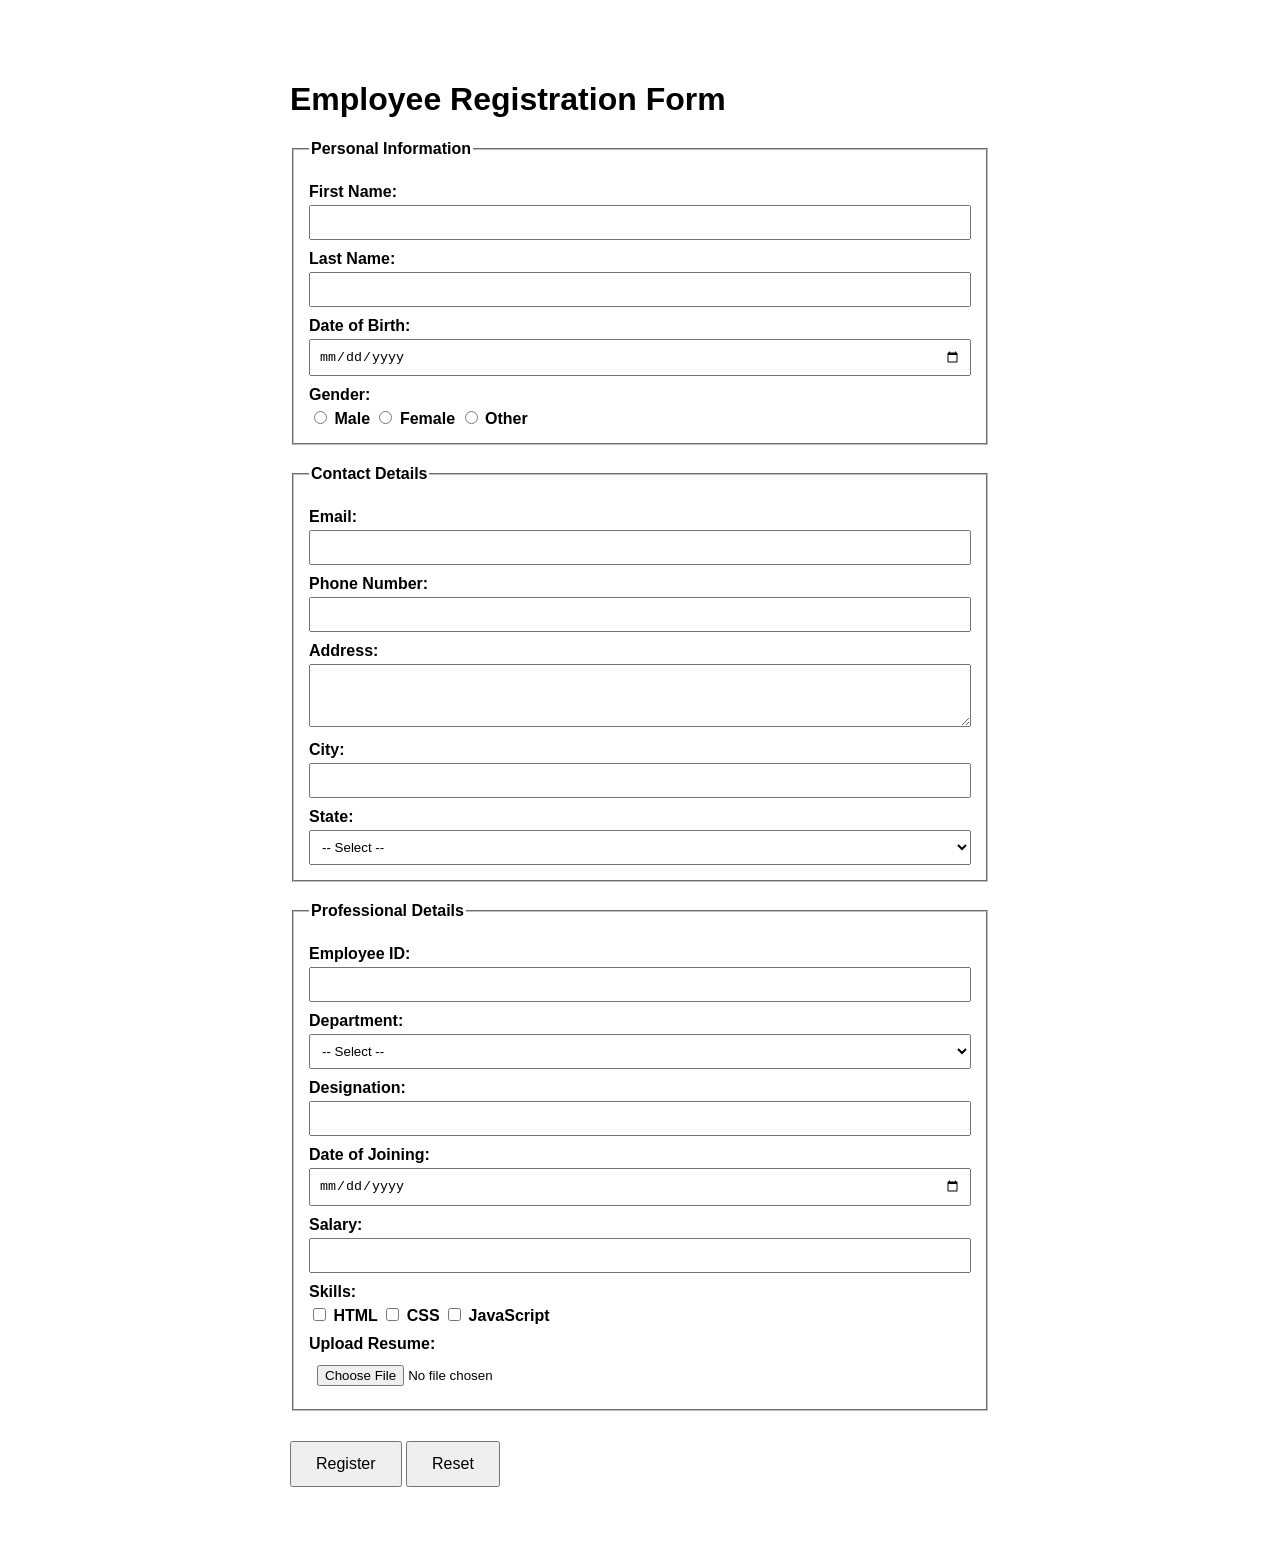
<file: assignment-09/index.html>
<!DOCTYPE html>
<html lang="en">
<head>
    <meta charset="UTF-8">
    <meta name="viewport" content="width=device-width, initial-scale=1.0">
    <title>Employee Registration Form</title>
    <style>
        body { font-family: Arial, sans-serif; max-width: 700px; margin: 40px auto; padding: 20px; }
        fieldset { margin-bottom: 20px; padding: 15px; }
        legend { font-weight: bold; }
        label { display: block; margin: 10px 0 4px; font-weight: bold; }
        input, select, textarea { width: 100%; padding: 8px; box-sizing: border-box; }
        input[type="radio"], input[type="checkbox"] { width: auto; }
        button { padding: 12px 24px; font-size: 16px; margin-top: 10px; cursor: pointer; }
    </style>
</head>
<body>
<h1>Employee Registration Form</h1>
<form id="registrationForm" onsubmit="handleSubmit(event)">
    <fieldset>
        <legend>Personal Information</legend>
        <label for="firstName">First Name:</label>
        <input type="text" id="firstName" name="firstName" required>
        <label for="lastName">Last Name:</label>
        <input type="text" id="lastName" name="lastName" required>
        <label for="dob">Date of Birth:</label>
        <input type="date" id="dob" name="dob" required>
        <label>Gender:</label>
        <input type="radio" id="male" name="gender" value="Male" required>
        <label for="male" style="display:inline;">Male</label>
        <input type="radio" id="female" name="gender" value="Female">
        <label for="female" style="display:inline;">Female</label>
        <input type="radio" id="other" name="gender" value="Other">
        <label for="other" style="display:inline;">Other</label>
    </fieldset>
    <fieldset>
        <legend>Contact Details</legend>
        <label for="email">Email:</label>
        <input type="email" id="email" name="email" required>
        <label for="phone">Phone Number:</label>
        <input type="tel" id="phone" name="phone" pattern="[0-9]{10}" required>
        <label for="address">Address:</label>
        <textarea id="address" name="address" rows="3" required></textarea>
        <label for="city">City:</label>
        <input type="text" id="city" name="city" required>
        <label for="state">State:</label>
        <select id="state" name="state" required>
            <option value="">-- Select --</option>
            <option value="Maharashtra">Maharashtra</option>
            <option value="Karnataka">Karnataka</option>
            <option value="Tamil Nadu">Tamil Nadu</option>
            <option value="Gujarat">Gujarat</option>
        </select>
    </fieldset>
    <fieldset>
        <legend>Professional Details</legend>
        <label for="empId">Employee ID:</label>
        <input type="text" id="empId" name="empId" required>
        <label for="department">Department:</label>
        <select id="department" name="department" required>
            <option value="">-- Select --</option>
            <option value="IT">IT</option>
            <option value="HR">HR</option>
            <option value="Finance">Finance</option>
            <option value="Marketing">Marketing</option>
        </select>
        <label for="designation">Designation:</label>
        <input type="text" id="designation" name="designation" required>
        <label for="joinDate">Date of Joining:</label>
        <input type="date" id="joinDate" name="joinDate" required>
        <label for="salary">Salary:</label>
        <input type="number" id="salary" name="salary" min="0" required>
        <label>Skills:</label>
        <input type="checkbox" id="html" name="skills" value="HTML">
        <label for="html" style="display:inline;">HTML</label>
        <input type="checkbox" id="css" name="skills" value="CSS">
        <label for="css" style="display:inline;">CSS</label>
        <input type="checkbox" id="js" name="skills" value="JavaScript">
        <label for="js" style="display:inline;">JavaScript</label>
        <label for="resume">Upload Resume:</label>
        <input type="file" id="resume" name="resume" accept=".pdf,.doc">
    </fieldset>
    <button type="submit">Register</button>
    <button type="reset">Reset</button>
</form>
<p id="formResponse" style="margin-top:15px; font-weight:bold; color:green;"></p>
<script>
function handleSubmit(e) {
    e.preventDefault();
    document.getElementById('formResponse').textContent = 'Employee registered successfully!';
}
</script>
</body>
</html>
</file>
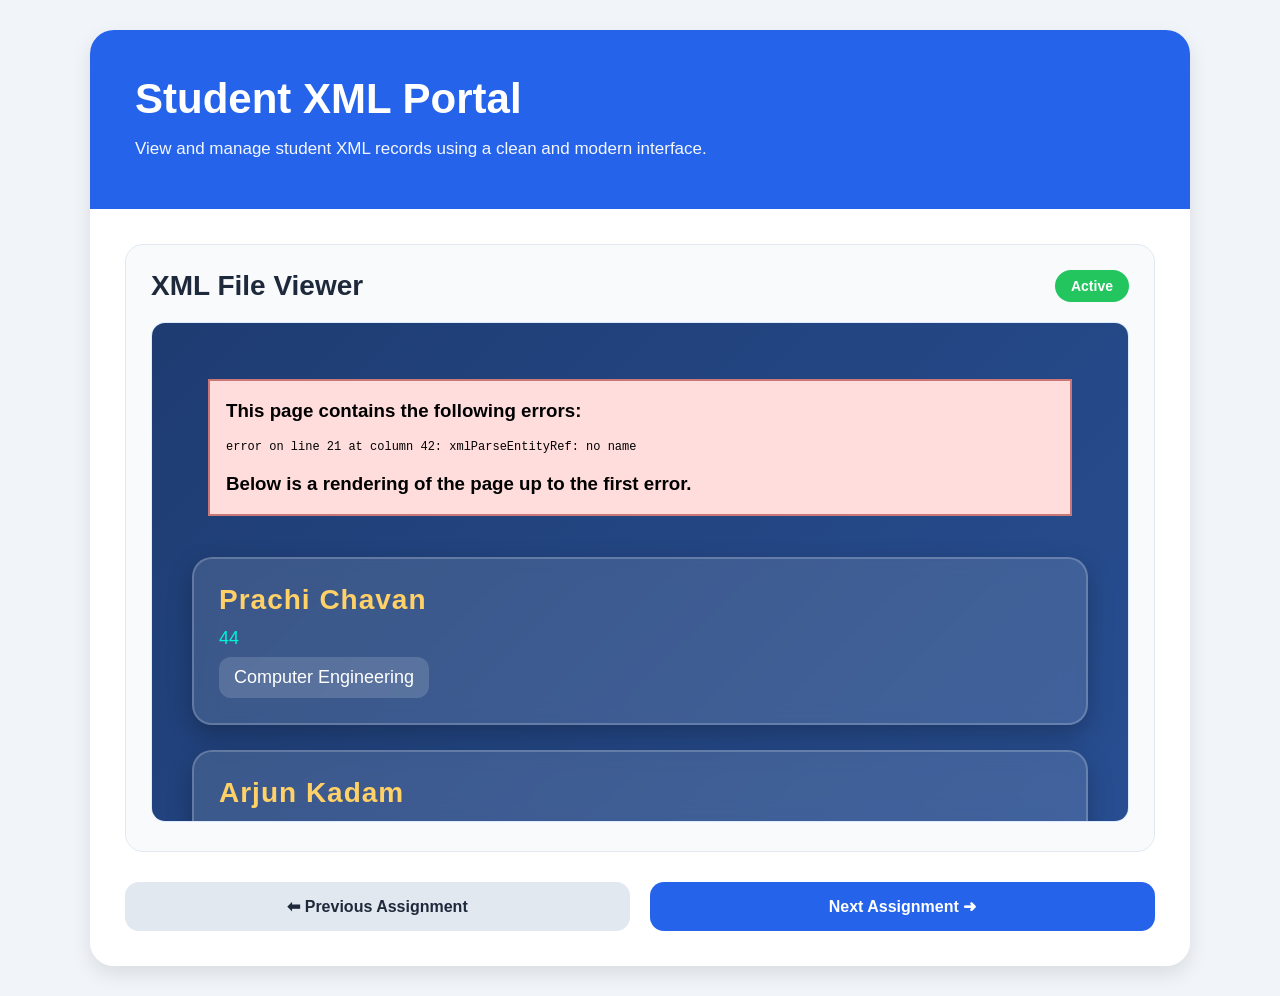
<file: assignment11/student.html>
<!DOCTYPE html>
<html lang="en">
<head>
    <meta charset="UTF-8">
    <meta name="viewport" content="width=device-width, initial-scale=1.0">
    <title>Student XML Portal</title>

    <style>

        *{
            margin:0;
            padding:0;
            box-sizing:border-box;
        }

        body{
            font-family:'Poppins', sans-serif;
            background:#f1f5f9;
            min-height:100vh;
            display:flex;
            justify-content:center;
            align-items:center;
            padding:30px;
        }

        /* MAIN CONTAINER */

        .container{
            width:100%;
            max-width:1100px;
            background:white;
            border-radius:24px;
            overflow:hidden;
            box-shadow:0 8px 20px rgba(0,0,0,0.1);
        }

        /* HEADER */

        .hero{
            background:#2563eb;
            color:white;
            padding:45px;
        }

        .hero h1{
            font-size:42px;
            margin-bottom:12px;
        }

        .hero p{
            font-size:17px;
            line-height:1.7;
            opacity:0.95;
        }

        /* CONTENT */

        .content{
            padding:35px;
            background:#ffffff;
        }

        .card{
            background:#f8fafc;
            border-radius:18px;
            padding:25px;
            border:1px solid #e2e8f0;
        }

        .card-top{
            display:flex;
            justify-content:space-between;
            align-items:center;
            margin-bottom:20px;
        }

        .card-top h2{
            font-size:28px;
            color:#1e293b;
        }

        .badge{
            background:#22c55e;
            color:white;
            padding:8px 16px;
            border-radius:20px;
            font-size:14px;
            font-weight:600;
        }

        /* IFRAME */

        iframe{
            width:100%;
            height:500px;
            border:none;
            border-radius:14px;
            background:white;
            border:1px solid #dbeafe;
        }

        /* NAVIGATION */

        .nav-container{
            margin-top:30px;
            display:flex;
            justify-content:space-between;
            gap:20px;
        }

        .nav-btn{
            flex:1;
            text-decoration:none;
            text-align:center;
            padding:15px;
            border-radius:14px;
            font-size:16px;
            font-weight:600;
            transition:0.3s;
        }

        .prev-btn{
            background:#e2e8f0;
            color:#1e293b;
        }

        .next-btn{
            background:#2563eb;
            color:white;
        }

        .nav-btn:hover{
            transform:translateY(-3px);
        }

        .prev-btn:hover{
            background:#cbd5e1;
        }

        .next-btn:hover{
            background:#1d4ed8;
        }

        /* RESPONSIVE */

        @media(max-width:768px){

            .hero{
                padding:30px;
            }

            .hero h1{
                font-size:32px;
            }

            .content{
                padding:20px;
            }

            iframe{
                height:350px;
            }

            .nav-container{
                flex-direction:column;
            }

            .card-top{
                flex-direction:column;
                align-items:flex-start;
                gap:12px;
            }
        }

    </style>
</head>

<body>

    <div class="container">

        <!-- HEADER -->

        <div class="hero">

            <h1>Student XML Portal</h1>

            <p>
                View and manage student XML records using a clean
                and modern interface.
            </p>

        </div>

        <!-- CONTENT -->

        <div class="content">

            <div class="card">

                <div class="card-top">

                    <h2>XML File Viewer</h2>

                    <div class="badge">
                        Active
                    </div>

                </div>

                <!-- XML FILE -->

                <iframe src="student.xml"></iframe>

            </div>

            <!-- NAVIGATION -->

            <div class="nav-container">

                <a href="../experiment10.html"
                   class="nav-btn prev-btn">

                    ⬅ Previous Assignment

                </a>

                <a href="../assignment12/studentoutput.html"
                   class="nav-btn next-btn">

                    Next Assignment ➜

                </a>

            </div>

        </div>

    </div>

</body>
</html>
</file>
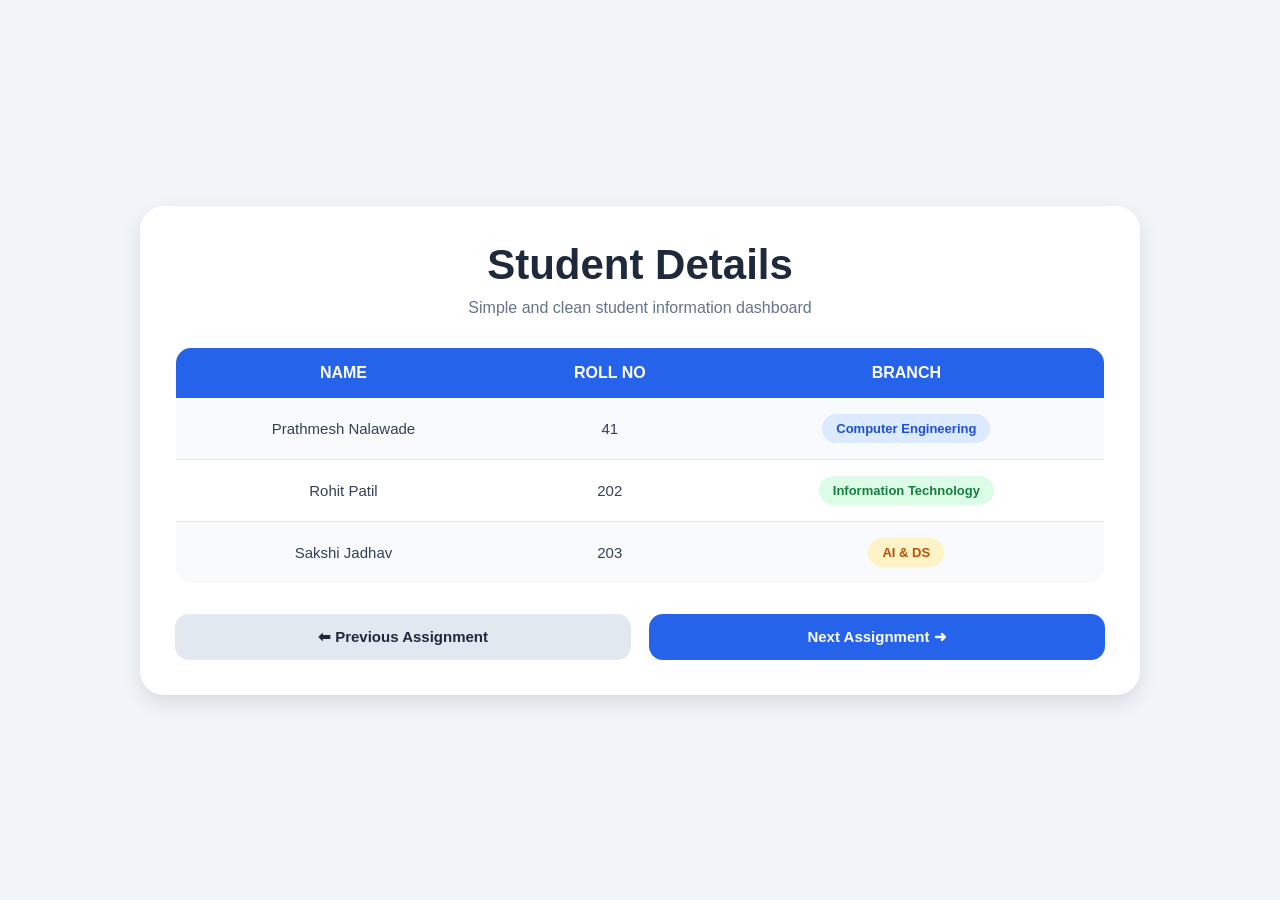
<file: assignment12/studentoutput.html>
<!DOCTYPE html>
<html lang="en">

<head>
    <meta charset="UTF-8">
    <meta name="viewport" content="width=device-width, initial-scale=1.0">
    <title>Student Details Dashboard</title>

    <style>

        *{
            margin:0;
            padding:0;
            box-sizing:border-box;
        }

        body{
            font-family:'Poppins', sans-serif;
            background:#f1f5f9;
            min-height:100vh;
            display:flex;
            justify-content:center;
            align-items:center;
            padding:30px;
        }

        /* MAIN CONTAINER */

        .container{
            width:100%;
            max-width:1000px;
            background:white;
            border-radius:24px;
            padding:35px;
            box-shadow:0 8px 20px rgba(0,0,0,0.1);
        }

        /* HEADER */

        .header{
            text-align:center;
            margin-bottom:30px;
        }

        .header h1{
            font-size:42px;
            color:#1e293b;
            margin-bottom:10px;
        }

        .header p{
            color:#64748b;
            font-size:16px;
        }

        /* TABLE */

        .table-box{
            overflow-x:auto;
        }

        table{
            width:100%;
            border-collapse:collapse;
            overflow:hidden;
            border-radius:16px;
            border:1px solid #e2e8f0;
        }

        th{
            background:#2563eb;
            color:white;
            padding:16px;
            font-size:16px;
            text-transform:uppercase;
        }

        td{
            padding:16px;
            text-align:center;
            font-size:15px;
            color:#334155;
            border-bottom:1px solid #e2e8f0;
        }

        tr:nth-child(even){
            background:#f8fafc;
        }

        tr:hover{
            background:#eff6ff;
        }

        /* BRANCH TAGS */

        .branch{
            display:inline-block;
            padding:7px 14px;
            border-radius:20px;
            font-size:13px;
            font-weight:600;
        }

        .ce{
            background:#dbeafe;
            color:#1d4ed8;
        }

        .it{
            background:#dcfce7;
            color:#15803d;
        }

        .ai{
            background:#fef3c7;
            color:#b45309;
        }

        /* BUTTONS */

        .nav-container{
            margin-top:30px;
            display:flex;
            justify-content:space-between;
            gap:18px;
        }

        .nav-btn{
            flex:1;
            text-align:center;
            text-decoration:none;
            padding:14px;
            border-radius:14px;
            font-size:15px;
            font-weight:600;
            transition:0.3s;
        }

        .prev-btn{
            background:#e2e8f0;
            color:#1e293b;
        }

        .next-btn{
            background:#2563eb;
            color:white;
        }

        .nav-btn:hover{
            transform:translateY(-2px);
        }

        .prev-btn:hover{
            background:#cbd5e1;
        }

        .next-btn:hover{
            background:#1d4ed8;
        }

        /* RESPONSIVE */

        @media(max-width:768px){

            .container{
                padding:22px;
            }

            .header h1{
                font-size:30px;
            }

            th, td{
                padding:12px;
                font-size:14px;
            }

            .nav-container{
                flex-direction:column;
            }
        }

    </style>

</head>

<body>

    <div class="container">

        <!-- HEADER -->

        <div class="header">

            <h1>Student Details</h1>

            <p>
                Simple and clean student information dashboard
            </p>

        </div>

        <!-- TABLE -->

        <div class="table-box">

            <table>

                <tr>
                    <th>Name</th>
                    <th>Roll No</th>
                    <th>Branch</th>
                </tr>

                <tr>
                    <td>Prathmesh Nalawade </td>
                    <td>41</td>
                    <td>
                        <span class="branch ce">
                            Computer Engineering
                        </span>
                    </td>
                </tr>

                <tr>
                    <td>Rohit Patil</td>
                    <td>202</td>
                    <td>
                        <span class="branch it">
                            Information Technology
                        </span>
                    </td>
                </tr>

                <tr>
                    <td>Sakshi Jadhav</td>
                    <td>203</td>
                    <td>
                        <span class="branch ai">
                            AI & DS
                        </span>
                    </td>
                </tr>

            </table>

        </div>

        <!-- NAVIGATION -->

        <div class="nav-container">

            <a href="../assignment11/student.html"
               class="nav-btn prev-btn">

                ⬅ Previous Assignment

            </a>

            <a href="../assignment13/application_output.html"
               class="nav-btn next-btn">

                Next Assignment ➜

            </a>

        </div>

    </div>

</body>

</html>
</file>
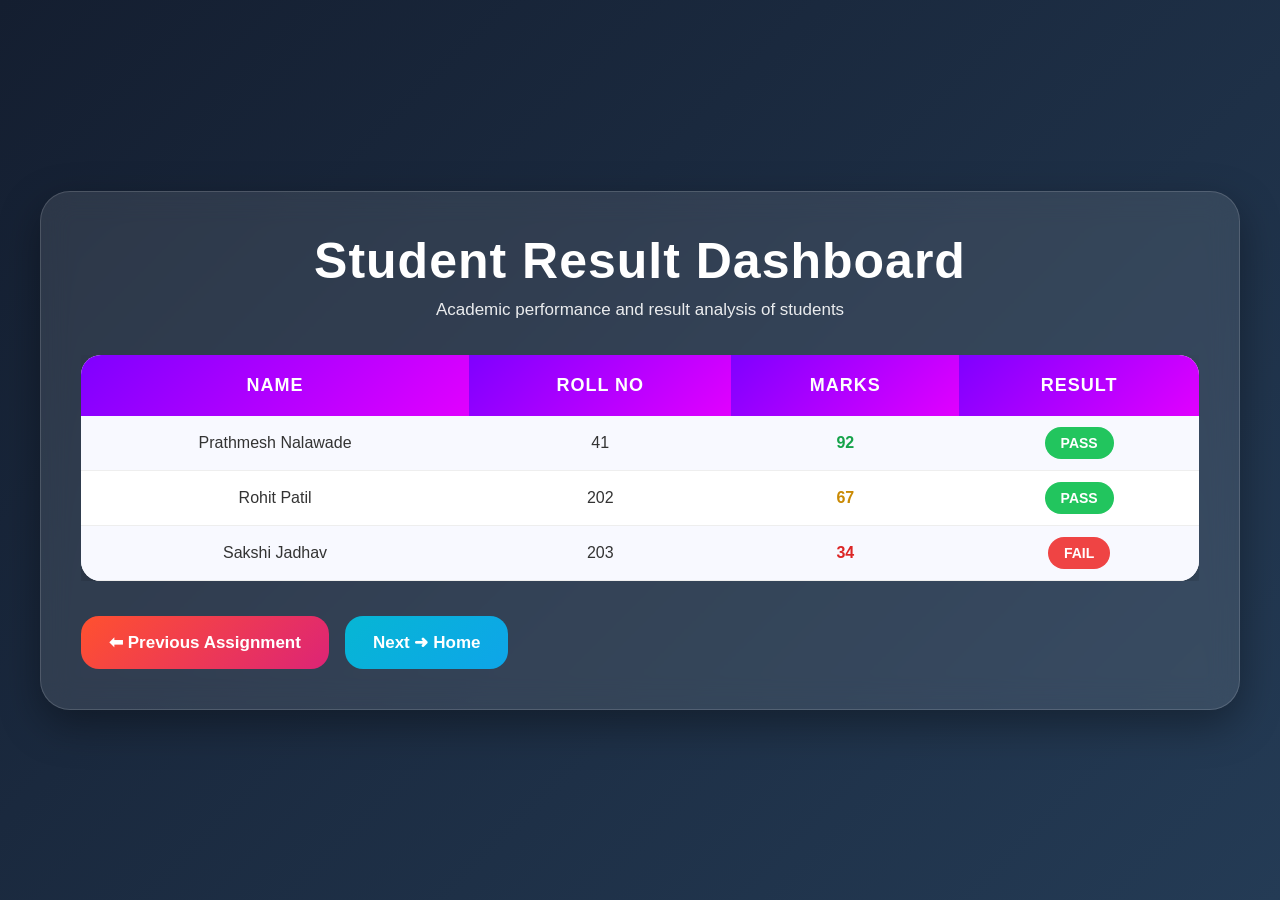
<file: assignment13/application_output.html>
<!DOCTYPE html>
<html lang="en">

<head>
    <meta charset="UTF-8">
    <meta name="viewport" content="width=device-width, initial-scale=1.0">
    <title>Student Result Dashboard</title>

    <style>

        *{
            margin:0;
            padding:0;
            box-sizing:border-box;
        }

        body{
            font-family:'Poppins', sans-serif;
            min-height:100vh;
            background:linear-gradient(135deg, #141e30, #243b55);
            display:flex;
            justify-content:center;
            align-items:center;
            padding:30px;
        }

        /* MAIN CONTAINER */

        .container{
            width:100%;
            max-width:1200px;
            background:rgba(255,255,255,0.1);
            backdrop-filter:blur(15px);
            border-radius:30px;
            padding:40px;
            box-shadow:0 15px 40px rgba(0,0,0,0.35);
            border:1px solid rgba(255,255,255,0.15);
        }

        /* HEADER */

        .header{
            text-align:center;
            margin-bottom:35px;
            color:white;
        }

        .header h1{
            font-size:50px;
            margin-bottom:10px;
            letter-spacing:1px;
        }

        .header p{
            font-size:17px;
            opacity:0.9;
        }

        /* TABLE */

        .table-box{
            overflow-x:auto;
        }

        table{
            width:100%;
            border-collapse:collapse;
            overflow:hidden;
            border-radius:20px;
            background:white;
            box-shadow:0 10px 25px rgba(0,0,0,0.2);
        }

        th{
            background:linear-gradient(135deg, #7f00ff, #e100ff);
            color:white;
            padding:20px;
            font-size:18px;
            text-transform:uppercase;
            letter-spacing:1px;
        }

        td{
            padding:18px;
            text-align:center;
            font-size:16px;
            color:#333;
            border-bottom:1px solid #eee;
        }

        tr:nth-child(even){
            background:#f8f9ff;
        }

        tr:hover{
            background:#eef2ff;
            transition:0.3s;
        }

        /* RESULT BADGES */

        .pass{
            background:#22c55e;
            color:white;
            padding:8px 16px;
            border-radius:20px;
            font-size:14px;
            font-weight:600;
        }

        .fail{
            background:#ef4444;
            color:white;
            padding:8px 16px;
            border-radius:20px;
            font-size:14px;
            font-weight:600;
        }

        /* MARKS STYLE */

        .marks-high{
            color:#16a34a;
            font-weight:bold;
        }

        .marks-medium{
            color:#ca8a04;
            font-weight:bold;
        }

        .marks-low{
            color:#dc2626;
            font-weight:bold;
        }

        /* NAVIGATION */

        .nav-container{
            margin-top:35px;
            display:flex;
            justify-content:flex-start;
        }

        .nav-btn{
            text-decoration:none;
            background:linear-gradient(135deg, #ff512f, #dd2476);
            color:white;
            padding:16px 28px;
            border-radius:18px;
            font-size:17px;
            font-weight:600;
            transition:0.35s;
        }

        .nav-btn:hover{
            transform:translateY(-5px) scale(1.03);
            box-shadow:0 12px 20px rgba(0,0,0,0.25);
        }

        /* RESPONSIVE */

        @media(max-width:768px){

            .container{
                padding:25px;
            }

            .header h1{
                font-size:34px;
            }

            th, td{
                padding:14px;
                font-size:14px;
            }
        }

    </style>

</head>

<body>

    <div class="container">

        <!-- HEADER -->

        <div class="header">

            <h1>Student Result Dashboard</h1>

            <p>
                Academic performance and result analysis of students
            </p>

        </div>

        <!-- TABLE -->

        <div class="table-box">

            <table>

                <tr>
                    <th>Name</th>
                    <th>Roll No</th>
                    <th>Marks</th>
                    <th>Result</th>
                </tr>

                <tr>
                    <td>Prathmesh Nalawade </td>
                    <td>41</td>
                    <td class="marks-high">92</td>
                    <td>
                        <span class="pass">PASS</span>
                    </td>
                </tr>

                <tr>
                    <td>Rohit Patil</td>
                    <td>202</td>
                    <td class="marks-medium">67</td>
                    <td>
                        <span class="pass">PASS</span>
                    </td>
                </tr>

                <tr>
                    <td>Sakshi Jadhav</td>
                    <td>203</td>
                    <td class="marks-low">34</td>
                    <td>
                        <span class="fail">FAIL</span>
                    </td>
                </tr>

            </table>

        </div>

        <!-- NAVIGATION -->

        <div class="nav-container">

            <a href="../assignment12/studentoutput.html"
               class="nav-btn">

                ⬅ Previous Assignment

            </a>

            <a href="../index.html"
               class="nav-btn" style="margin-left:16px;background:linear-gradient(135deg, #06b6d4, #0ea5e9);">

                Next ➜ Home

            </a>

        </div>

    </div>

</body>

</html>
</file>
